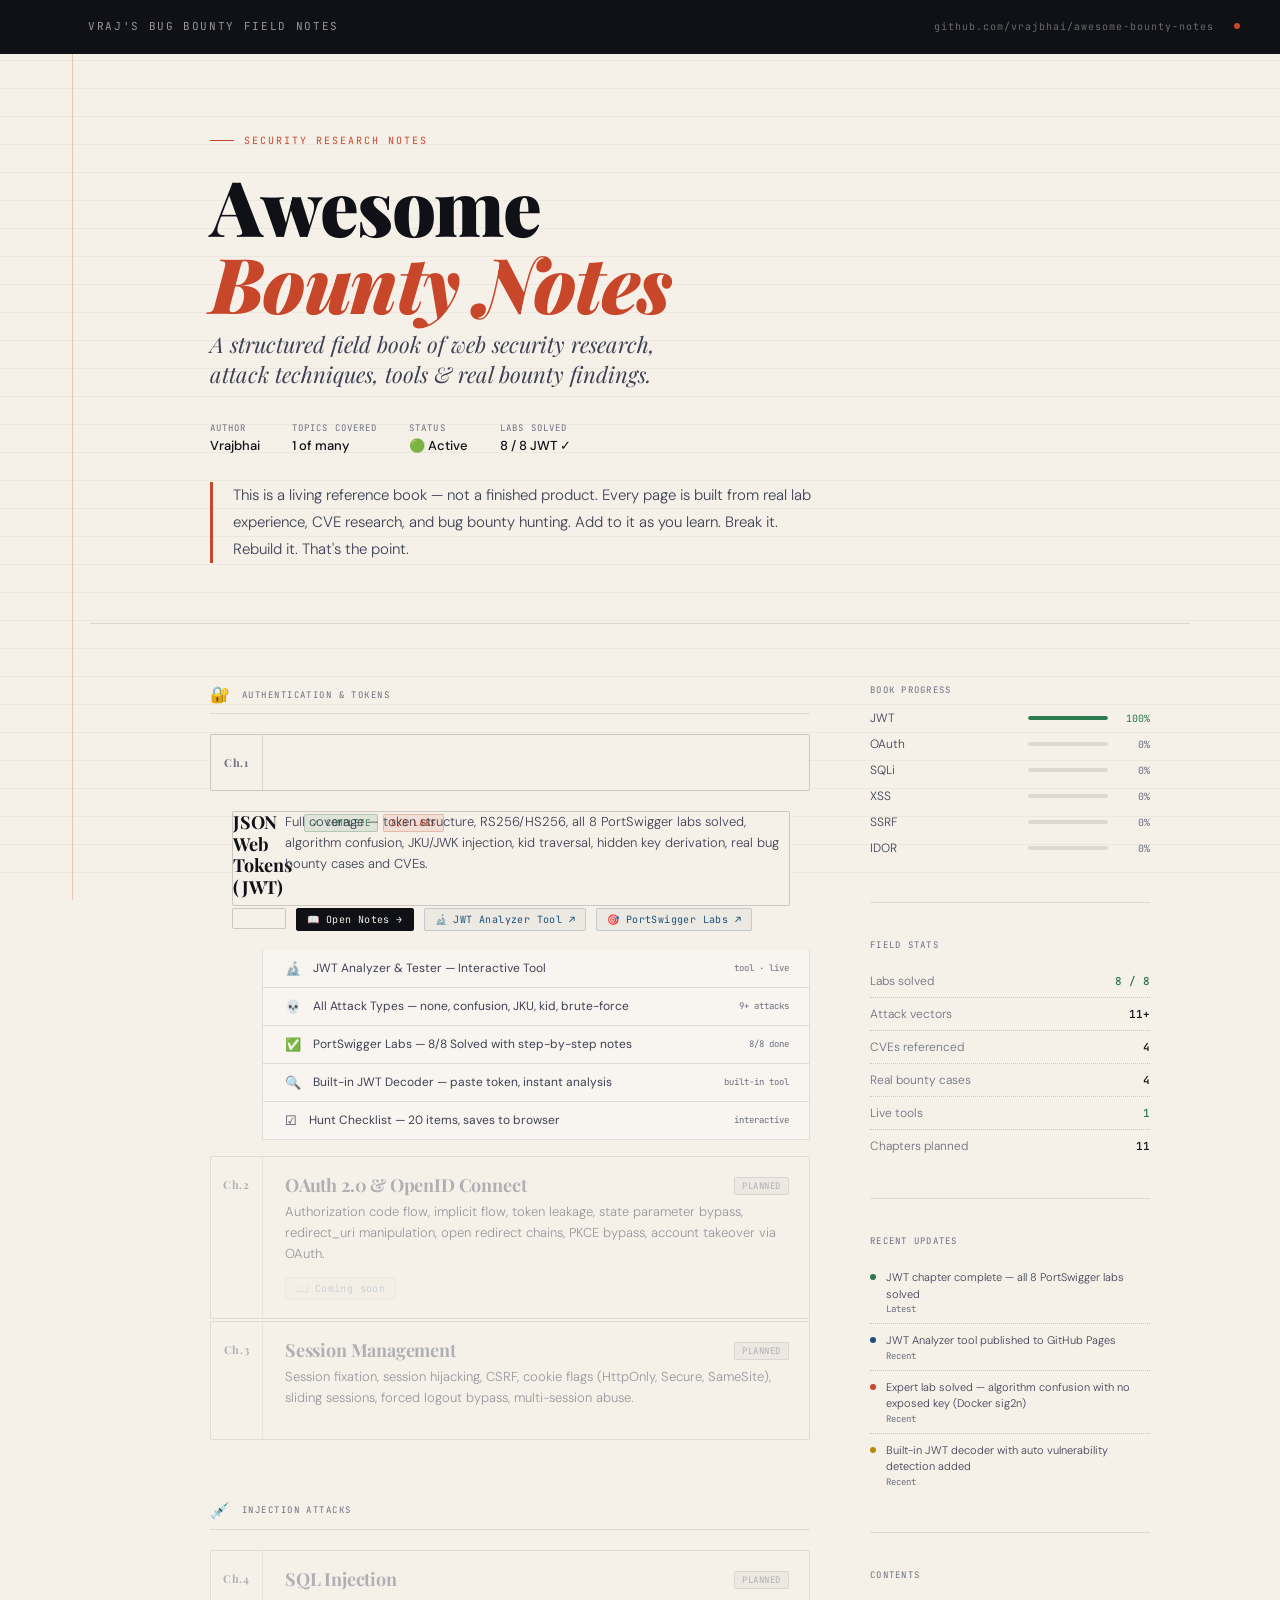
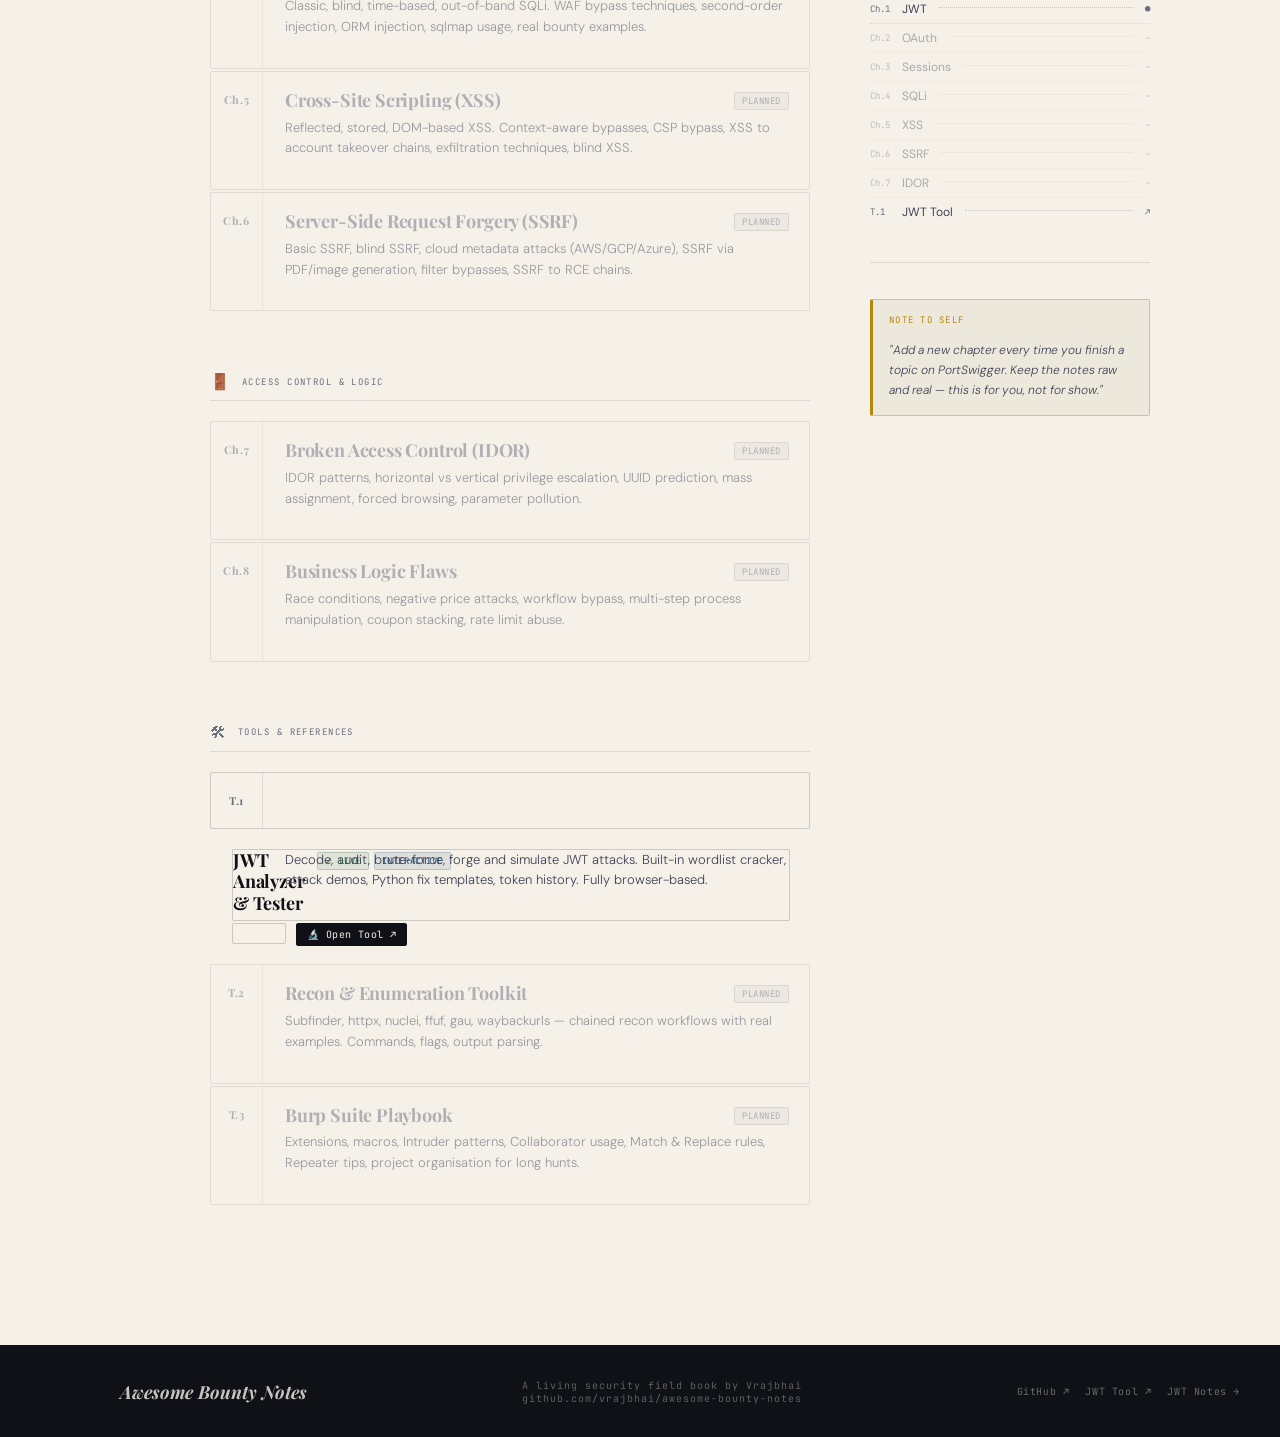
<file: index.html>
<!DOCTYPE html>
<html lang="en">
<head>
<meta charset="UTF-8">
<meta name="viewport" content="width=device-width, initial-scale=1.0">
<title>Awesome Bounty Notes — Security Field Book</title>
<meta name="description" content="A structured, living book of bug bounty research — JWT, web vulnerabilities, tools, and real bounty writeups.">
<link rel="preconnect" href="https://fonts.googleapis.com">
<link href="https://fonts.googleapis.com/css2?family=Playfair+Display:wght@400;700;900&family=JetBrains+Mono:wght@400;500&family=DM+Sans:ital,wght@0,300;0,400;0,500;1,300&display=swap" rel="stylesheet">
<style>
:root {
  --ink: #0f1117;
  --ink2: #1e2130;
  --ink3: #2d3148;
  --paper: #f5f0e8;
  --paper2: #ede8dc;
  --paper3: #e2dccf;
  --line: rgba(15,17,23,0.1);
  --line2: rgba(15,17,23,0.18);
  --accent: #c8472a;
  --accent2: #1a4f7a;
  --accent3: #2d7a4f;
  --gold: #b8860b;
  --text: #0f1117;
  --text2: #3d4155;
  --text3: #6b7080;
  --mono: 'JetBrains Mono', monospace;
  --serif: 'Playfair Display', Georgia, serif;
  --sans: 'DM Sans', sans-serif;
}

* { margin: 0; padding: 0; box-sizing: border-box; }
html { scroll-behavior: smooth; }

body {
  background: var(--paper);
  color: var(--text);
  font-family: var(--sans);
  min-height: 100vh;
  position: relative;
  overflow-x: hidden;
}

/* Paper texture via CSS */
body::before {
  content: '';
  position: fixed;
  inset: 0;
  background-image:
    repeating-linear-gradient(
      0deg,
      transparent,
      transparent 27px,
      rgba(15,17,23,0.04) 27px,
      rgba(15,17,23,0.04) 28px
    );
  pointer-events: none;
  z-index: 0;
}

/* Red margin line — classic notebook */
body::after {
  content: '';
  position: fixed;
  left: 72px;
  top: 0; bottom: 0;
  width: 1px;
  background: rgba(200,71,42,0.25);
  pointer-events: none;
  z-index: 0;
}

/* ===== HEADER / SPINE ===== */
header {
  position: relative;
  z-index: 1;
  padding: 0;
  border-bottom: 2px solid var(--ink);
}

.spine {
  background: var(--ink);
  color: var(--paper);
  display: flex;
  align-items: center;
  justify-content: space-between;
  padding: 0 40px 0 88px;
  height: 52px;
  gap: 20px;
}

.spine-title {
  font-family: var(--mono);
  font-size: 11px;
  letter-spacing: 0.15em;
  text-transform: uppercase;
  color: rgba(245,240,232,0.6);
}

.spine-right {
  display: flex;
  align-items: center;
  gap: 20px;
}

.spine-tag {
  font-family: var(--mono);
  font-size: 10px;
  color: rgba(245,240,232,0.4);
  letter-spacing: 0.1em;
}

.spine-dot {
  width: 6px; height: 6px;
  border-radius: 50%;
  background: var(--accent);
  animation: pulse 2s ease-in-out infinite;
}

@keyframes pulse {
  0%, 100% { opacity: 1; transform: scale(1); }
  50% { opacity: 0.5; transform: scale(0.7); }
}

/* ===== HERO ===== */
.hero {
  position: relative;
  z-index: 1;
  padding: 80px 40px 60px 120px;
  max-width: 1100px;
  margin: 0 auto;
  border-bottom: 1px solid var(--line);
}

.hero-kicker {
  font-family: var(--mono);
  font-size: 10px;
  letter-spacing: 0.2em;
  text-transform: uppercase;
  color: var(--accent);
  margin-bottom: 20px;
  display: flex;
  align-items: center;
  gap: 10px;
}

.hero-kicker::before {
  content: '';
  display: block;
  width: 24px;
  height: 1px;
  background: var(--accent);
}

.hero-title {
  font-family: var(--serif);
  font-size: clamp(42px, 6vw, 80px);
  font-weight: 900;
  line-height: 1.0;
  letter-spacing: -0.02em;
  color: var(--ink);
  margin-bottom: 8px;
}

.hero-title em {
  font-style: italic;
  color: var(--accent);
}

.hero-subtitle {
  font-family: var(--serif);
  font-size: clamp(16px, 2.5vw, 22px);
  font-weight: 400;
  color: var(--text2);
  font-style: italic;
  margin-bottom: 32px;
  line-height: 1.4;
}

.hero-meta {
  display: flex;
  gap: 32px;
  flex-wrap: wrap;
  align-items: flex-start;
}

.meta-block {
  display: flex;
  flex-direction: column;
  gap: 3px;
}

.meta-label {
  font-family: var(--mono);
  font-size: 9px;
  text-transform: uppercase;
  letter-spacing: 0.12em;
  color: var(--text3);
}

.meta-val {
  font-family: var(--sans);
  font-size: 13px;
  font-weight: 500;
  color: var(--ink);
}

.hero-desc {
  margin-top: 28px;
  max-width: 620px;
  font-size: 15px;
  line-height: 1.8;
  color: var(--text2);
  font-weight: 300;
  border-left: 3px solid var(--accent);
  padding-left: 20px;
}

/* ===== MAIN LAYOUT ===== */
.main-wrap {
  position: relative;
  z-index: 1;
  max-width: 1100px;
  margin: 0 auto;
  padding: 0 40px 80px 120px;
  display: grid;
  grid-template-columns: 1fr 280px;
  gap: 60px;
  align-items: start;
}

/* ===== CHAPTERS (LEFT) ===== */
.chapters { padding-top: 60px; }

.chapter-section { margin-bottom: 60px; }

.ch-section-label {
  font-family: var(--mono);
  font-size: 9px;
  text-transform: uppercase;
  letter-spacing: 0.16em;
  color: var(--text3);
  margin-bottom: 20px;
  padding-bottom: 8px;
  border-bottom: 1px solid var(--line);
  display: flex;
  align-items: center;
  gap: 12px;
}

.ch-section-label span {
  font-size: 16px;
  letter-spacing: 0;
}

/* Chapter card */
.chapter-card {
  display: grid;
  grid-template-columns: 52px 1fr;
  gap: 0;
  border: 1px solid var(--line2);
  border-radius: 2px;
  margin-bottom: 2px;
  background: var(--paper);
  transition: all 0.2s;
  text-decoration: none;
  color: inherit;
  overflow: hidden;
  position: relative;
}

.chapter-card::before {
  content: '';
  position: absolute;
  left: 0; top: 0; bottom: 0;
  width: 3px;
  background: var(--chapter-color, var(--ink));
  opacity: 0;
  transition: opacity 0.2s;
}

.chapter-card:hover {
  background: rgba(255,255,255,0.7);
  border-color: var(--line2);
  transform: translateX(4px);
  box-shadow: -4px 0 0 var(--chapter-color, var(--ink));
}

.chapter-card:hover::before { opacity: 1; }

.ch-num {
  display: flex;
  align-items: flex-start;
  justify-content: center;
  padding: 20px 0 20px;
  font-family: var(--serif);
  font-size: 11px;
  font-weight: 700;
  color: var(--text3);
  letter-spacing: 0.05em;
  border-right: 1px solid var(--line);
}

.ch-body {
  padding: 18px 20px 18px 22px;
}

.ch-top {
  display: flex;
  align-items: flex-start;
  justify-content: space-between;
  gap: 12px;
  margin-bottom: 6px;
}

.ch-title {
  font-family: var(--serif);
  font-size: 18px;
  font-weight: 700;
  color: var(--ink);
  line-height: 1.2;
  letter-spacing: -0.01em;
}

.ch-badges {
  display: flex;
  gap: 5px;
  flex-wrap: wrap;
  flex-shrink: 0;
  margin-top: 2px;
}

.ch-badge {
  font-family: var(--mono);
  font-size: 9px;
  padding: 2px 7px;
  border-radius: 2px;
  text-transform: uppercase;
  letter-spacing: 0.06em;
  white-space: nowrap;
}

.badge-done { background: rgba(45,122,79,0.1); color: var(--accent3); border: 1px solid rgba(45,122,79,0.25); }
.badge-wip { background: rgba(184,134,11,0.1); color: var(--gold); border: 1px solid rgba(184,134,11,0.25); }
.badge-planned { background: rgba(61,65,85,0.08); color: var(--text3); border: 1px solid var(--line2); }
.badge-tool { background: rgba(26,79,122,0.1); color: var(--accent2); border: 1px solid rgba(26,79,122,0.2); }
.badge-new { background: rgba(200,71,42,0.1); color: var(--accent); border: 1px solid rgba(200,71,42,0.25); }

.ch-desc {
  font-size: 13px;
  color: var(--text2);
  line-height: 1.6;
  font-weight: 300;
  margin-bottom: 12px;
}

.ch-links {
  display: flex;
  gap: 10px;
  flex-wrap: wrap;
}

.ch-link {
  font-family: var(--mono);
  font-size: 10px;
  color: var(--accent2);
  text-decoration: none;
  padding: 4px 10px;
  border: 1px solid rgba(26,79,122,0.2);
  border-radius: 2px;
  background: rgba(26,79,122,0.04);
  transition: all 0.15s;
  letter-spacing: 0.04em;
  display: flex;
  align-items: center;
  gap: 5px;
}

.ch-link:hover {
  background: rgba(26,79,122,0.1);
  border-color: rgba(26,79,122,0.4);
  color: var(--ink);
}

.ch-link.primary {
  background: var(--ink);
  color: var(--paper);
  border-color: var(--ink);
}

.ch-link.primary:hover {
  background: var(--ink2);
}

.ch-sub-items {
  margin-top: 1px;
  margin-left: 52px;
}

.ch-sub {
  display: flex;
  align-items: center;
  gap: 12px;
  padding: 10px 20px 10px 22px;
  border: 1px solid var(--line);
  border-top: none;
  background: rgba(255,255,255,0.3);
  font-size: 12px;
  color: var(--text2);
  text-decoration: none;
  transition: all 0.15s;
}

.ch-sub:hover { background: rgba(255,255,255,0.7); color: var(--ink); }
.ch-sub:last-child { margin-bottom: 16px; }

.ch-sub-icon { font-size: 13px; flex-shrink: 0; }

.ch-sub-title {
  flex: 1;
  font-weight: 400;
}

.ch-sub-badge {
  font-family: var(--mono);
  font-size: 9px;
  color: var(--text3);
  white-space: nowrap;
}

/* Coming soon card */
.chapter-card.coming-soon {
  opacity: 0.5;
  pointer-events: none;
}

.chapter-card.coming-soon .ch-title { color: var(--text3); }

/* ===== SIDEBAR (RIGHT) ===== */
.sidebar {
  padding-top: 60px;
  position: sticky;
  top: 20px;
}

.sidebar-block {
  margin-bottom: 36px;
  padding-bottom: 36px;
  border-bottom: 1px solid var(--line);
}

.sidebar-block:last-child {
  border-bottom: none;
}

.sb-title {
  font-family: var(--mono);
  font-size: 9px;
  text-transform: uppercase;
  letter-spacing: 0.14em;
  color: var(--text3);
  margin-bottom: 14px;
}

/* Progress */
.progress-item {
  display: flex;
  align-items: center;
  gap: 10px;
  margin-bottom: 10px;
}

.pi-label {
  font-size: 12px;
  color: var(--text2);
  flex: 1;
  font-weight: 300;
}

.pi-bar {
  width: 80px;
  height: 4px;
  background: var(--line);
  border-radius: 2px;
  overflow: hidden;
  flex-shrink: 0;
}

.pi-fill {
  height: 100%;
  border-radius: 2px;
  transition: width 1s ease;
}

.pi-count {
  font-family: var(--mono);
  font-size: 10px;
  color: var(--text3);
  min-width: 32px;
  text-align: right;
}

/* Quick stats */
.stat-row {
  display: flex;
  justify-content: space-between;
  align-items: center;
  padding: 8px 0;
  border-bottom: 1px dotted var(--line2);
  font-size: 12px;
}

.stat-row:last-child { border-bottom: none; }
.sr-label { color: var(--text3); font-weight: 300; }
.sr-val { font-family: var(--mono); font-size: 11px; color: var(--ink); font-weight: 500; }
.sr-val.green { color: var(--accent3); }
.sr-val.red { color: var(--accent); }

/* Recent activity */
.activity-item {
  display: flex;
  gap: 10px;
  padding: 8px 0;
  border-bottom: 1px dotted var(--line2);
  align-items: flex-start;
}

.activity-item:last-child { border-bottom: none; }

.ai-dot {
  width: 6px; height: 6px;
  border-radius: 50%;
  flex-shrink: 0;
  margin-top: 5px;
}

.ai-text {
  font-size: 11px;
  color: var(--text2);
  line-height: 1.5;
  font-weight: 300;
}

.ai-time {
  font-family: var(--mono);
  font-size: 9px;
  color: var(--text3);
  white-space: nowrap;
  margin-top: 1px;
}

/* Table of contents */
.toc-item {
  display: flex;
  align-items: center;
  gap: 8px;
  padding: 6px 0;
  font-size: 12px;
  color: var(--text2);
  text-decoration: none;
  border-bottom: 1px dotted var(--line);
  transition: color 0.15s;
}

.toc-item:hover { color: var(--ink); }
.toc-item:last-child { border-bottom: none; }

.toc-num {
  font-family: var(--mono);
  font-size: 9px;
  color: var(--text3);
  min-width: 24px;
}

.toc-dots {
  flex: 1;
  border-bottom: 1px dotted var(--line2);
  margin: 0 4px 3px;
}

.toc-page {
  font-family: var(--mono);
  font-size: 9px;
  color: var(--text3);
}

/* ===== FOOTER ===== */
footer {
  position: relative;
  z-index: 1;
  border-top: 2px solid var(--ink);
  background: var(--ink);
  color: var(--paper);
  padding: 32px 40px 32px 120px;
  display: flex;
  align-items: center;
  justify-content: space-between;
  flex-wrap: wrap;
  gap: 16px;
}

.footer-left {
  font-family: var(--serif);
  font-size: 18px;
  font-weight: 700;
  font-style: italic;
  color: rgba(245,240,232,0.8);
}

.footer-center {
  font-family: var(--mono);
  font-size: 10px;
  color: rgba(245,240,232,0.35);
  letter-spacing: 0.1em;
  text-align: center;
}

.footer-right {
  display: flex;
  gap: 16px;
}

.footer-link {
  font-family: var(--mono);
  font-size: 10px;
  color: rgba(245,240,232,0.4);
  text-decoration: none;
  letter-spacing: 0.06em;
  transition: color 0.2s;
}

.footer-link:hover { color: rgba(245,240,232,0.8); }

/* ===== RESPONSIVE ===== */
@media (max-width: 860px) {
  body::after { display: none; }
  .hero { padding: 60px 24px 48px 24px; }
  .main-wrap { grid-template-columns: 1fr; padding: 0 24px 60px; gap: 0; }
  .sidebar { position: static; padding-top: 0; border-top: 2px solid var(--line); margin-top: 40px; }
  footer { padding: 28px 24px; }
  .spine { padding: 0 24px; }
  .chapter-card:hover { transform: none; box-shadow: 4px 0 0 var(--chapter-color, var(--ink)) inset; }
}

@media (max-width: 480px) {
  .hero-title { font-size: 36px; }
  .ch-top { flex-direction: column; gap: 6px; }
  .hero-meta { gap: 20px; }
}
</style>
</head>
<body>

<!-- Spine / Top bar -->
<header>
  <div class="spine">
    <span class="spine-title">Vraj's Bug Bounty Field Notes</span>
    <div class="spine-right">
      <span class="spine-tag">github.com/vrajbhai/awesome-bounty-notes</span>
      <div class="spine-dot" title="Active — being updated"></div>
    </div>
  </div>
</header>

<!-- Hero -->
<div class="hero">
  <div class="hero-kicker">Security Research Notes</div>
  <h1 class="hero-title">Awesome<br><em>Bounty Notes</em></h1>
  <p class="hero-subtitle">A structured field book of web security research,<br>attack techniques, tools & real bounty findings.</p>

  <div class="hero-meta">
    <div class="meta-block">
      <span class="meta-label">Author</span>
      <span class="meta-val">Vrajbhai</span>
    </div>
    <div class="meta-block">
      <span class="meta-label">Topics covered</span>
      <span class="meta-val">1 of many</span>
    </div>
    <div class="meta-block">
      <span class="meta-label">Status</span>
      <span class="meta-val">🟢 Active</span>
    </div>
    <div class="meta-block">
      <span class="meta-label">Labs solved</span>
      <span class="meta-val">8 / 8 JWT ✓</span>
    </div>
  </div>

  <p class="hero-desc">
    This is a living reference book — not a finished product. Every page is built from real lab experience, CVE research, and bug bounty hunting. Add to it as you learn. Break it. Rebuild it. That's the point.
  </p>
</div>

<!-- Main: Chapters + Sidebar -->
<div class="main-wrap">

  <!-- LEFT: Chapters -->
  <div class="chapters">

    <!-- Section: Web Auth -->
    <div class="chapter-section">
      <div class="ch-section-label"><span>🔐</span> Authentication & Tokens</div>

      <!-- JWT — COMPLETE -->
      <a class="chapter-card" href="JWT/index.html" style="--chapter-color: #c8472a">
        <div class="ch-num">Ch.1</div>
        <div class="ch-body">
          <div class="ch-top">
            <div class="ch-title">JSON Web Tokens (JWT)</div>
            <div class="ch-badges">
              <span class="ch-badge badge-done">✓ Complete</span>
              <span class="ch-badge badge-new">8/8 Labs</span>
            </div>
          </div>
          <p class="ch-desc">Full coverage — token structure, RS256/HS256, all 8 PortSwigger labs solved, algorithm confusion, JKU/JWK injection, kid traversal, hidden key derivation, real bug bounty cases and CVEs.</p>
          <div class="ch-links">
            <a class="ch-link primary" href="JWT/index.html" onclick="event.stopPropagation()">📖 Open Notes →</a>
            <a class="ch-link" href="https://vrajbhai.github.io/JWToken-analyzer/" target="_blank" onclick="event.stopPropagation()">🔬 JWT Analyzer Tool ↗</a>
            <a class="ch-link" href="https://portswigger.net/web-security/jwt" target="_blank" onclick="event.stopPropagation()">🎯 PortSwigger Labs ↗</a>
          </div>
        </div>
      </a>

      <!-- JWT sub-pages -->
      <div class="ch-sub-items">
        <a class="ch-sub" href="https://vrajbhai.github.io/JWToken-analyzer/" target="_blank">
          <span class="ch-sub-icon">🔬</span>
          <span class="ch-sub-title">JWT Analyzer & Tester — Interactive Tool</span>
          <span class="ch-sub-badge">tool · live</span>
        </a>
        <a class="ch-sub" href="JWT/index.html#attacks" onclick="event.stopPropagation()">
          <span class="ch-sub-icon">💀</span>
          <span class="ch-sub-title">All Attack Types — none, confusion, JKU, kid, brute-force</span>
          <span class="ch-sub-badge">9+ attacks</span>
        </a>
        <a class="ch-sub" href="JWT/index.html#labs" onclick="event.stopPropagation()">
          <span class="ch-sub-icon">✅</span>
          <span class="ch-sub-title">PortSwigger Labs — 8/8 Solved with step-by-step notes</span>
          <span class="ch-sub-badge">8/8 done</span>
        </a>
        <a class="ch-sub" href="JWT/index.html#decoder" onclick="event.stopPropagation()">
          <span class="ch-sub-icon">🔍</span>
          <span class="ch-sub-title">Built-in JWT Decoder — paste token, instant analysis</span>
          <span class="ch-sub-badge">built-in tool</span>
        </a>
        <a class="ch-sub" href="JWT/index.html#checklist" onclick="event.stopPropagation()">
          <span class="ch-sub-icon">☑</span>
          <span class="ch-sub-title">Hunt Checklist — 20 items, saves to browser</span>
          <span class="ch-sub-badge">interactive</span>
        </a>
      </div>

      <!-- OAuth — Planned -->
      <div class="chapter-card coming-soon" style="--chapter-color: #b8860b">
        <div class="ch-num">Ch.2</div>
        <div class="ch-body">
          <div class="ch-top">
            <div class="ch-title">OAuth 2.0 & OpenID Connect</div>
            <div class="ch-badges">
              <span class="ch-badge badge-planned">Planned</span>
            </div>
          </div>
          <p class="ch-desc">Authorization code flow, implicit flow, token leakage, state parameter bypass, redirect_uri manipulation, open redirect chains, PKCE bypass, account takeover via OAuth.</p>
          <div class="ch-links">
            <span class="ch-link" style="opacity:0.4; pointer-events:none">📖 Coming soon</span>
          </div>
        </div>
      </div>

      <!-- Session — Planned -->
      <div class="chapter-card coming-soon" style="--chapter-color: #2d7a4f">
        <div class="ch-num">Ch.3</div>
        <div class="ch-body">
          <div class="ch-top">
            <div class="ch-title">Session Management</div>
            <div class="ch-badges">
              <span class="ch-badge badge-planned">Planned</span>
            </div>
          </div>
          <p class="ch-desc">Session fixation, session hijacking, CSRF, cookie flags (HttpOnly, Secure, SameSite), sliding sessions, forced logout bypass, multi-session abuse.</p>
        </div>
      </div>
    </div>

    <!-- Section: Injection -->
    <div class="chapter-section">
      <div class="ch-section-label"><span>💉</span> Injection Attacks</div>

      <div class="chapter-card coming-soon" style="--chapter-color: #1a4f7a">
        <div class="ch-num">Ch.4</div>
        <div class="ch-body">
          <div class="ch-top">
            <div class="ch-title">SQL Injection</div>
            <div class="ch-badges">
              <span class="ch-badge badge-planned">Planned</span>
            </div>
          </div>
          <p class="ch-desc">Classic, blind, time-based, out-of-band SQLi. WAF bypass techniques, second-order injection, ORM injection, sqlmap usage, real bounty examples.</p>
        </div>
      </div>

      <div class="chapter-card coming-soon" style="--chapter-color: #c8472a">
        <div class="ch-num">Ch.5</div>
        <div class="ch-body">
          <div class="ch-top">
            <div class="ch-title">Cross-Site Scripting (XSS)</div>
            <div class="ch-badges">
              <span class="ch-badge badge-planned">Planned</span>
            </div>
          </div>
          <p class="ch-desc">Reflected, stored, DOM-based XSS. Context-aware bypasses, CSP bypass, XSS to account takeover chains, exfiltration techniques, blind XSS.</p>
        </div>
      </div>

      <div class="chapter-card coming-soon" style="--chapter-color: #2d7a4f">
        <div class="ch-num">Ch.6</div>
        <div class="ch-body">
          <div class="ch-top">
            <div class="ch-title">Server-Side Request Forgery (SSRF)</div>
            <div class="ch-badges">
              <span class="ch-badge badge-planned">Planned</span>
            </div>
          </div>
          <p class="ch-desc">Basic SSRF, blind SSRF, cloud metadata attacks (AWS/GCP/Azure), SSRF via PDF/image generation, filter bypasses, SSRF to RCE chains.</p>
        </div>
      </div>
    </div>

    <!-- Section: Access Control -->
    <div class="chapter-section">
      <div class="ch-section-label"><span>🚪</span> Access Control & Logic</div>

      <div class="chapter-card coming-soon" style="--chapter-color: #b8860b">
        <div class="ch-num">Ch.7</div>
        <div class="ch-body">
          <div class="ch-top">
            <div class="ch-title">Broken Access Control (IDOR)</div>
            <div class="ch-badges">
              <span class="ch-badge badge-planned">Planned</span>
            </div>
          </div>
          <p class="ch-desc">IDOR patterns, horizontal vs vertical privilege escalation, UUID prediction, mass assignment, forced browsing, parameter pollution.</p>
        </div>
      </div>

      <div class="chapter-card coming-soon" style="--chapter-color: #1a4f7a">
        <div class="ch-num">Ch.8</div>
        <div class="ch-body">
          <div class="ch-top">
            <div class="ch-title">Business Logic Flaws</div>
            <div class="ch-badges">
              <span class="ch-badge badge-planned">Planned</span>
            </div>
          </div>
          <p class="ch-desc">Race conditions, negative price attacks, workflow bypass, multi-step process manipulation, coupon stacking, rate limit abuse.</p>
        </div>
      </div>
    </div>

    <!-- Section: Tools -->
    <div class="chapter-section">
      <div class="ch-section-label"><span>🛠</span> Tools & References</div>

      <a class="chapter-card" href="https://vrajbhai.github.io/JWToken-analyzer/" target="_blank" style="--chapter-color: #1a4f7a">
        <div class="ch-num">T.1</div>
        <div class="ch-body">
          <div class="ch-top">
            <div class="ch-title">JWT Analyzer & Tester</div>
            <div class="ch-badges">
              <span class="ch-badge badge-done">✓ Live</span>
              <span class="ch-badge badge-tool">Interactive</span>
            </div>
          </div>
          <p class="ch-desc">Decode, audit, brute-force, forge and simulate JWT attacks. Built-in wordlist cracker, attack demos, Python fix templates, token history. Fully browser-based.</p>
          <div class="ch-links">
            <a class="ch-link primary" href="https://vrajbhai.github.io/JWToken-analyzer/" target="_blank" onclick="event.stopPropagation()">🔬 Open Tool ↗</a>
          </div>
        </div>
      </a>

      <div class="chapter-card coming-soon" style="--chapter-color: #2d7a4f">
        <div class="ch-num">T.2</div>
        <div class="ch-body">
          <div class="ch-top">
            <div class="ch-title">Recon & Enumeration Toolkit</div>
            <div class="ch-badges">
              <span class="ch-badge badge-planned">Planned</span>
            </div>
          </div>
          <p class="ch-desc">Subfinder, httpx, nuclei, ffuf, gau, waybackurls — chained recon workflows with real examples. Commands, flags, output parsing.</p>
        </div>
      </div>

      <div class="chapter-card coming-soon" style="--chapter-color: #c8472a">
        <div class="ch-num">T.3</div>
        <div class="ch-body">
          <div class="ch-top">
            <div class="ch-title">Burp Suite Playbook</div>
            <div class="ch-badges">
              <span class="ch-badge badge-planned">Planned</span>
            </div>
          </div>
          <p class="ch-desc">Extensions, macros, Intruder patterns, Collaborator usage, Match & Replace rules, Repeater tips, project organisation for long hunts.</p>
        </div>
      </div>
    </div>

  </div>

  <!-- RIGHT: Sidebar -->
  <div class="sidebar">

    <!-- Progress -->
    <div class="sidebar-block">
      <div class="sb-title">Book Progress</div>
      <div class="progress-item">
        <span class="pi-label">JWT</span>
        <div class="pi-bar"><div class="pi-fill" style="width:100%; background:#2d7a4f"></div></div>
        <span class="pi-count" style="color:#2d7a4f">100%</span>
      </div>
      <div class="progress-item">
        <span class="pi-label">OAuth</span>
        <div class="pi-bar"><div class="pi-fill" style="width:0%; background:#b8860b"></div></div>
        <span class="pi-count">0%</span>
      </div>
      <div class="progress-item">
        <span class="pi-label">SQLi</span>
        <div class="pi-bar"><div class="pi-fill" style="width:0%; background:#1a4f7a"></div></div>
        <span class="pi-count">0%</span>
      </div>
      <div class="progress-item">
        <span class="pi-label">XSS</span>
        <div class="pi-bar"><div class="pi-fill" style="width:0%; background:#c8472a"></div></div>
        <span class="pi-count">0%</span>
      </div>
      <div class="progress-item">
        <span class="pi-label">SSRF</span>
        <div class="pi-bar"><div class="pi-fill" style="width:0%; background:#2d7a4f"></div></div>
        <span class="pi-count">0%</span>
      </div>
      <div class="progress-item">
        <span class="pi-label">IDOR</span>
        <div class="pi-bar"><div class="pi-fill" style="width:0%; background:#b8860b"></div></div>
        <span class="pi-count">0%</span>
      </div>
    </div>

    <!-- Quick stats -->
    <div class="sidebar-block">
      <div class="sb-title">Field Stats</div>
      <div class="stat-row">
        <span class="sr-label">Labs solved</span>
        <span class="sr-val green">8 / 8</span>
      </div>
      <div class="stat-row">
        <span class="sr-label">Attack vectors</span>
        <span class="sr-val">11+</span>
      </div>
      <div class="stat-row">
        <span class="sr-label">CVEs referenced</span>
        <span class="sr-val">4</span>
      </div>
      <div class="stat-row">
        <span class="sr-label">Real bounty cases</span>
        <span class="sr-val">4</span>
      </div>
      <div class="stat-row">
        <span class="sr-label">Live tools</span>
        <span class="sr-val green">1</span>
      </div>
      <div class="stat-row">
        <span class="sr-label">Chapters planned</span>
        <span class="sr-val">11</span>
      </div>
    </div>

    <!-- Recent activity -->
    <div class="sidebar-block">
      <div class="sb-title">Recent Updates</div>
      <div class="activity-item">
        <div class="ai-dot" style="background:#2d7a4f"></div>
        <div>
          <div class="ai-text">JWT chapter complete — all 8 PortSwigger labs solved</div>
          <div class="ai-time">Latest</div>
        </div>
      </div>
      <div class="activity-item">
        <div class="ai-dot" style="background:#1a4f7a"></div>
        <div>
          <div class="ai-text">JWT Analyzer tool published to GitHub Pages</div>
          <div class="ai-time">Recent</div>
        </div>
      </div>
      <div class="activity-item">
        <div class="ai-dot" style="background:#c8472a"></div>
        <div>
          <div class="ai-text">Expert lab solved — algorithm confusion with no exposed key (Docker sig2n)</div>
          <div class="ai-time">Recent</div>
        </div>
      </div>
      <div class="activity-item">
        <div class="ai-dot" style="background:#b8860b"></div>
        <div>
          <div class="ai-text">Built-in JWT decoder with auto vulnerability detection added</div>
          <div class="ai-time">Recent</div>
        </div>
      </div>
    </div>

    <!-- Table of Contents -->
    <div class="sidebar-block">
      <div class="sb-title">Contents</div>
      <a class="toc-item" href="JWT/index.html">
        <span class="toc-num">Ch.1</span>
        <span>JWT</span>
        <span class="toc-dots"></span>
        <span class="toc-page">●</span>
      </a>
      <div class="toc-item" style="opacity:0.4; pointer-events:none">
        <span class="toc-num">Ch.2</span>
        <span>OAuth</span>
        <span class="toc-dots"></span>
        <span class="toc-page">–</span>
      </div>
      <div class="toc-item" style="opacity:0.4; pointer-events:none">
        <span class="toc-num">Ch.3</span>
        <span>Sessions</span>
        <span class="toc-dots"></span>
        <span class="toc-page">–</span>
      </div>
      <div class="toc-item" style="opacity:0.4; pointer-events:none">
        <span class="toc-num">Ch.4</span>
        <span>SQLi</span>
        <span class="toc-dots"></span>
        <span class="toc-page">–</span>
      </div>
      <div class="toc-item" style="opacity:0.4; pointer-events:none">
        <span class="toc-num">Ch.5</span>
        <span>XSS</span>
        <span class="toc-dots"></span>
        <span class="toc-page">–</span>
      </div>
      <div class="toc-item" style="opacity:0.4; pointer-events:none">
        <span class="toc-num">Ch.6</span>
        <span>SSRF</span>
        <span class="toc-dots"></span>
        <span class="toc-page">–</span>
      </div>
      <div class="toc-item" style="opacity:0.4; pointer-events:none">
        <span class="toc-num">Ch.7</span>
        <span>IDOR</span>
        <span class="toc-dots"></span>
        <span class="toc-page">–</span>
      </div>
      <a class="toc-item" href="https://vrajbhai.github.io/JWToken-analyzer/" target="_blank">
        <span class="toc-num">T.1</span>
        <span>JWT Tool</span>
        <span class="toc-dots"></span>
        <span class="toc-page">↗</span>
      </a>
    </div>

    <!-- Note to self -->
    <div style="background: var(--paper2); border: 1px solid var(--line2); border-radius: 2px; padding: 14px 16px; border-left: 3px solid var(--gold);">
      <div class="sb-title" style="color: var(--gold)">Note to self</div>
      <p style="font-size: 12px; color: var(--text2); line-height: 1.7; font-style: italic; font-weight: 300;">
        "Add a new chapter every time you finish a topic on PortSwigger. Keep the notes raw and real — this is for you, not for show."
      </p>
    </div>

  </div>

</div>

<!-- Footer -->
<footer>
  <div class="footer-left">Awesome Bounty Notes</div>
  <div class="footer-center">
    A living security field book by Vrajbhai<br>
    github.com/vrajbhai/awesome-bounty-notes
  </div>
  <div class="footer-right">
    <a class="footer-link" href="https://github.com/vrajbhai/awesome-bounty-notes" target="_blank">GitHub ↗</a>
    <a class="footer-link" href="https://vrajbhai.github.io/JWToken-analyzer/" target="_blank">JWT Tool ↗</a>
    <a class="footer-link" href="JWT/index.html">JWT Notes →</a>
  </div>
</footer>

</body>
</html>
</file>
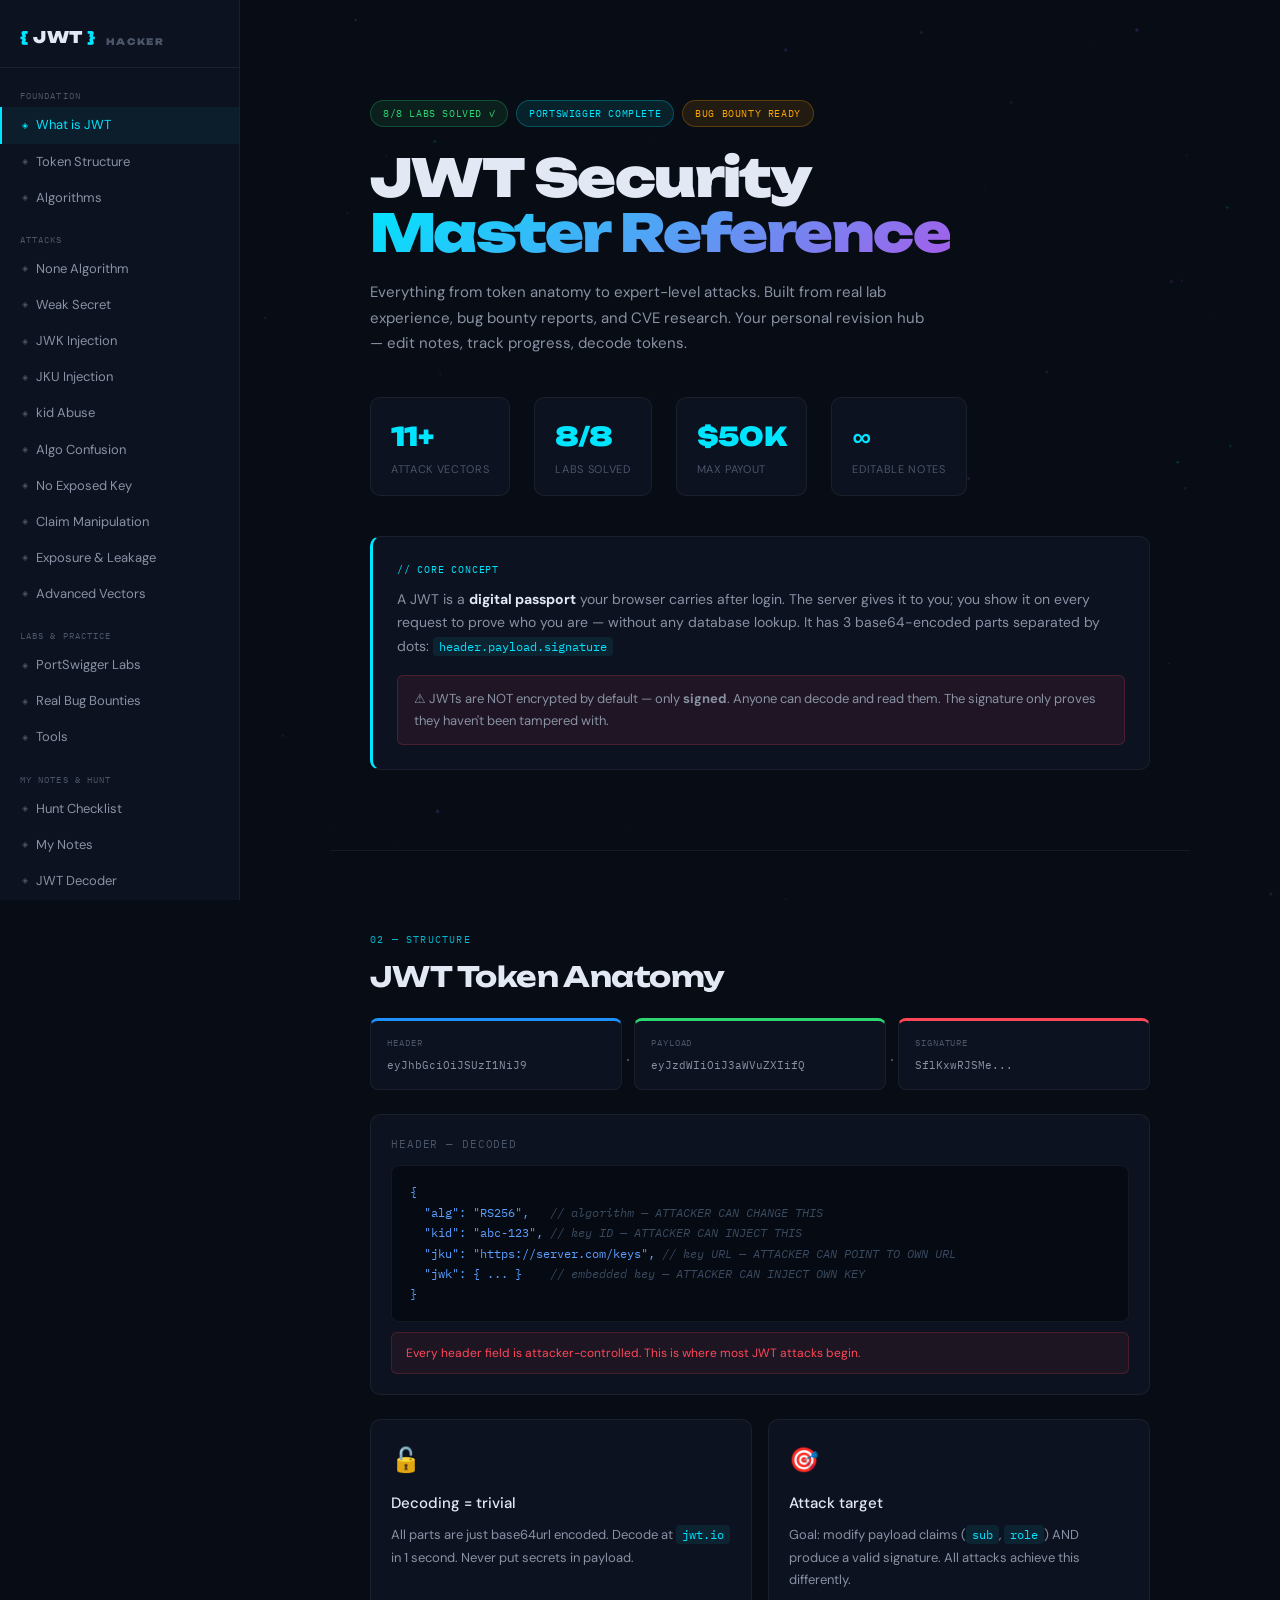
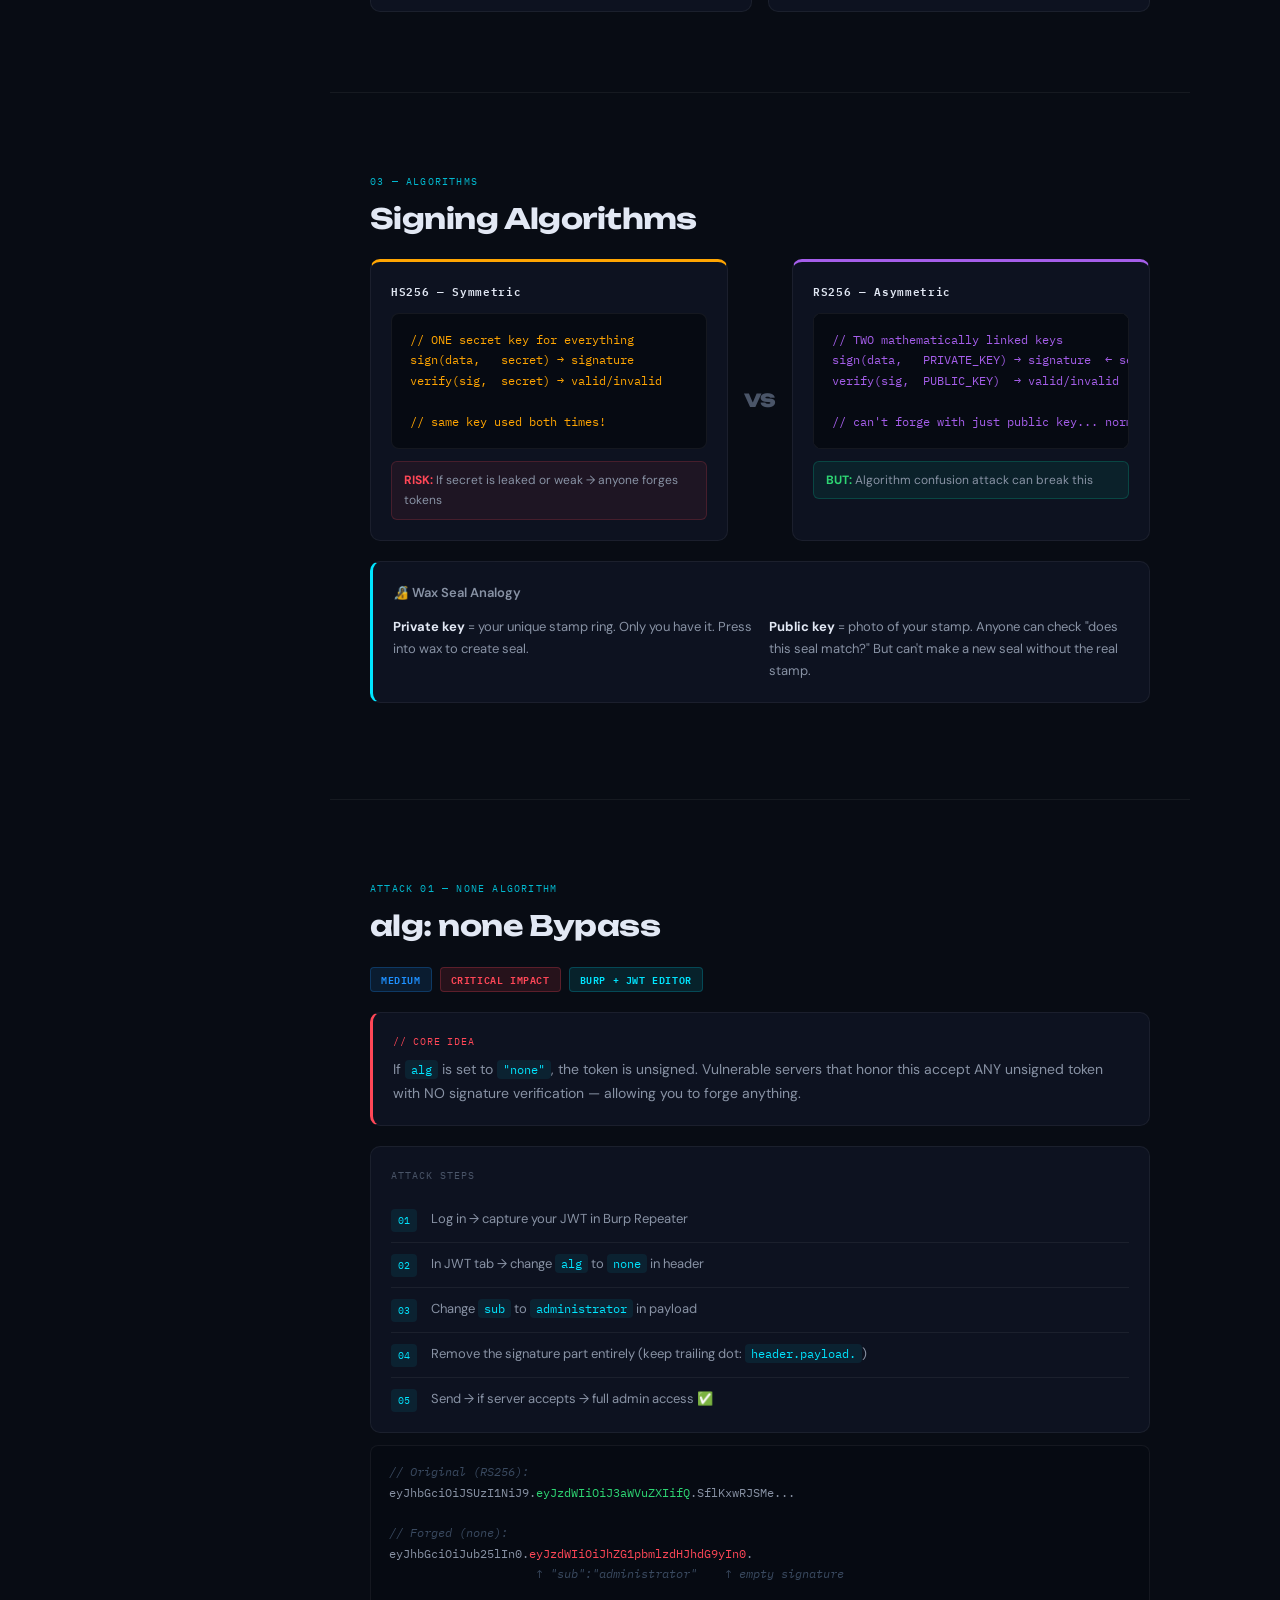
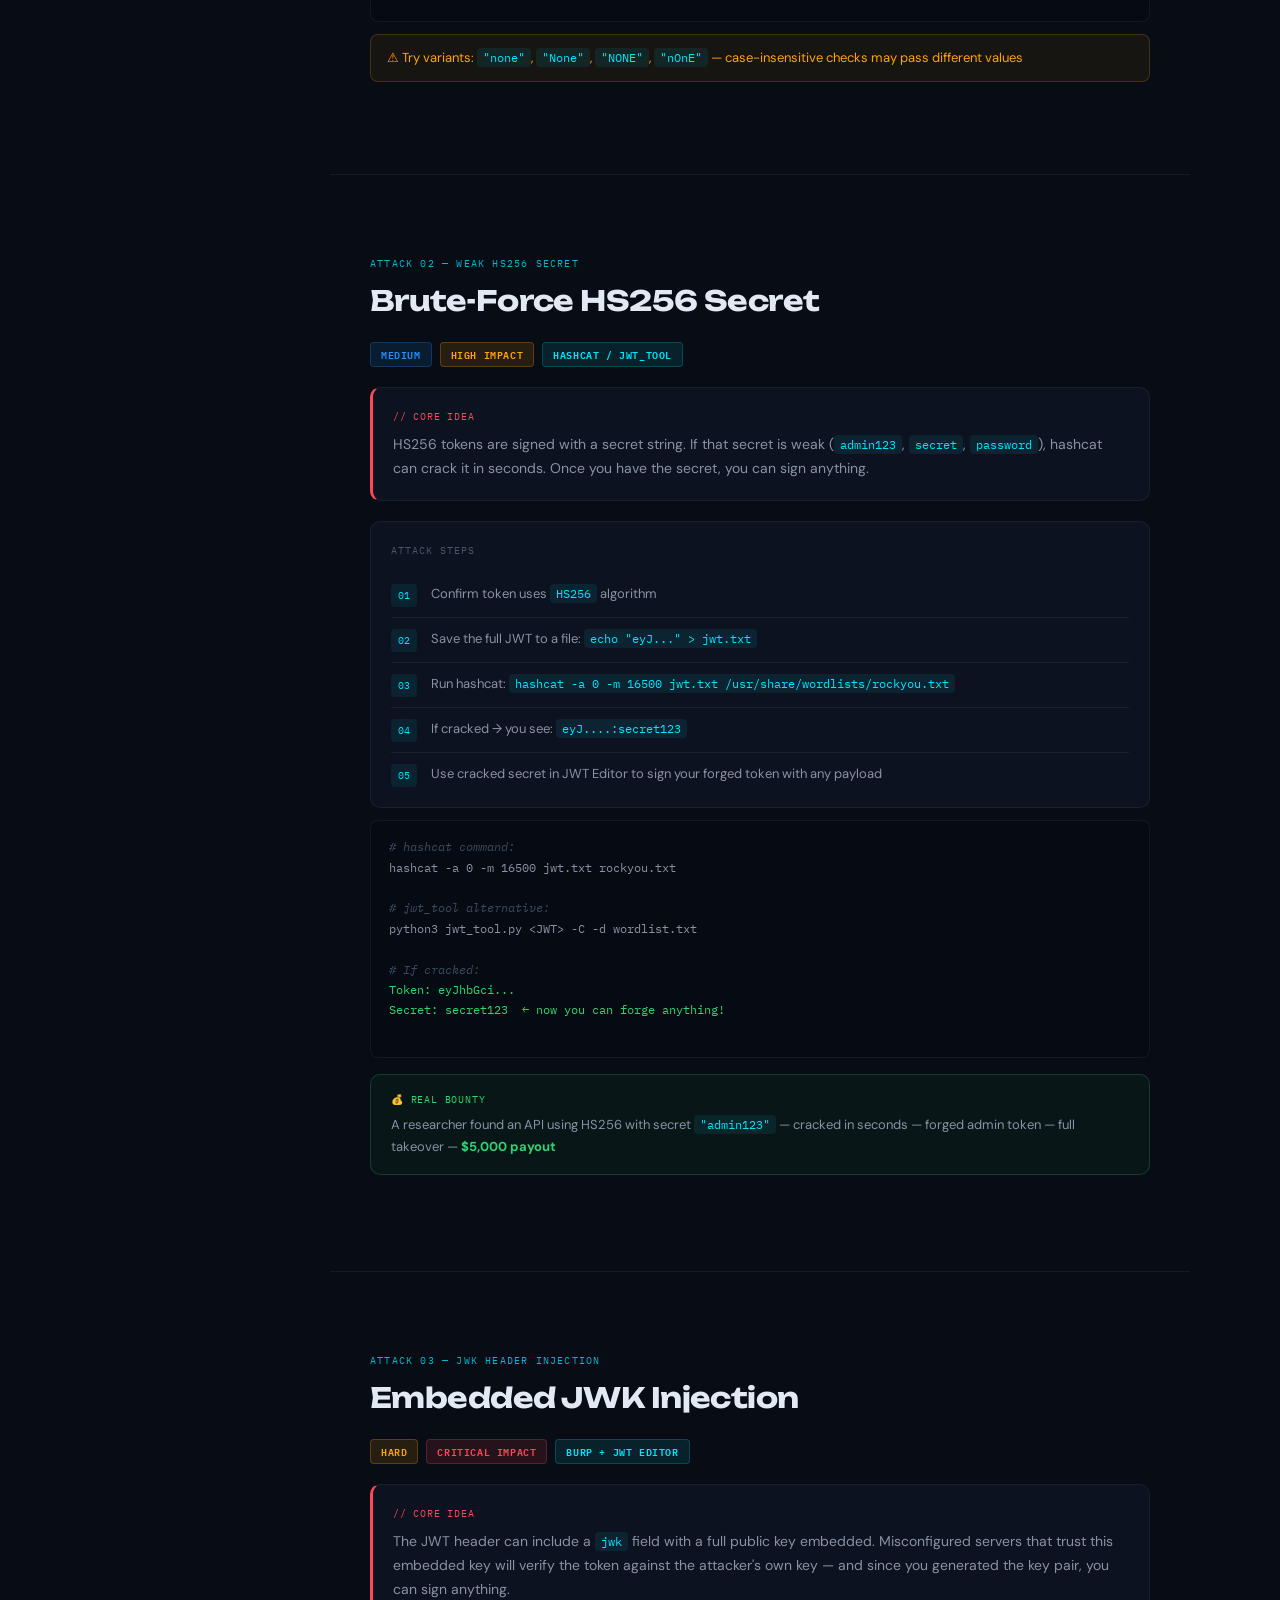
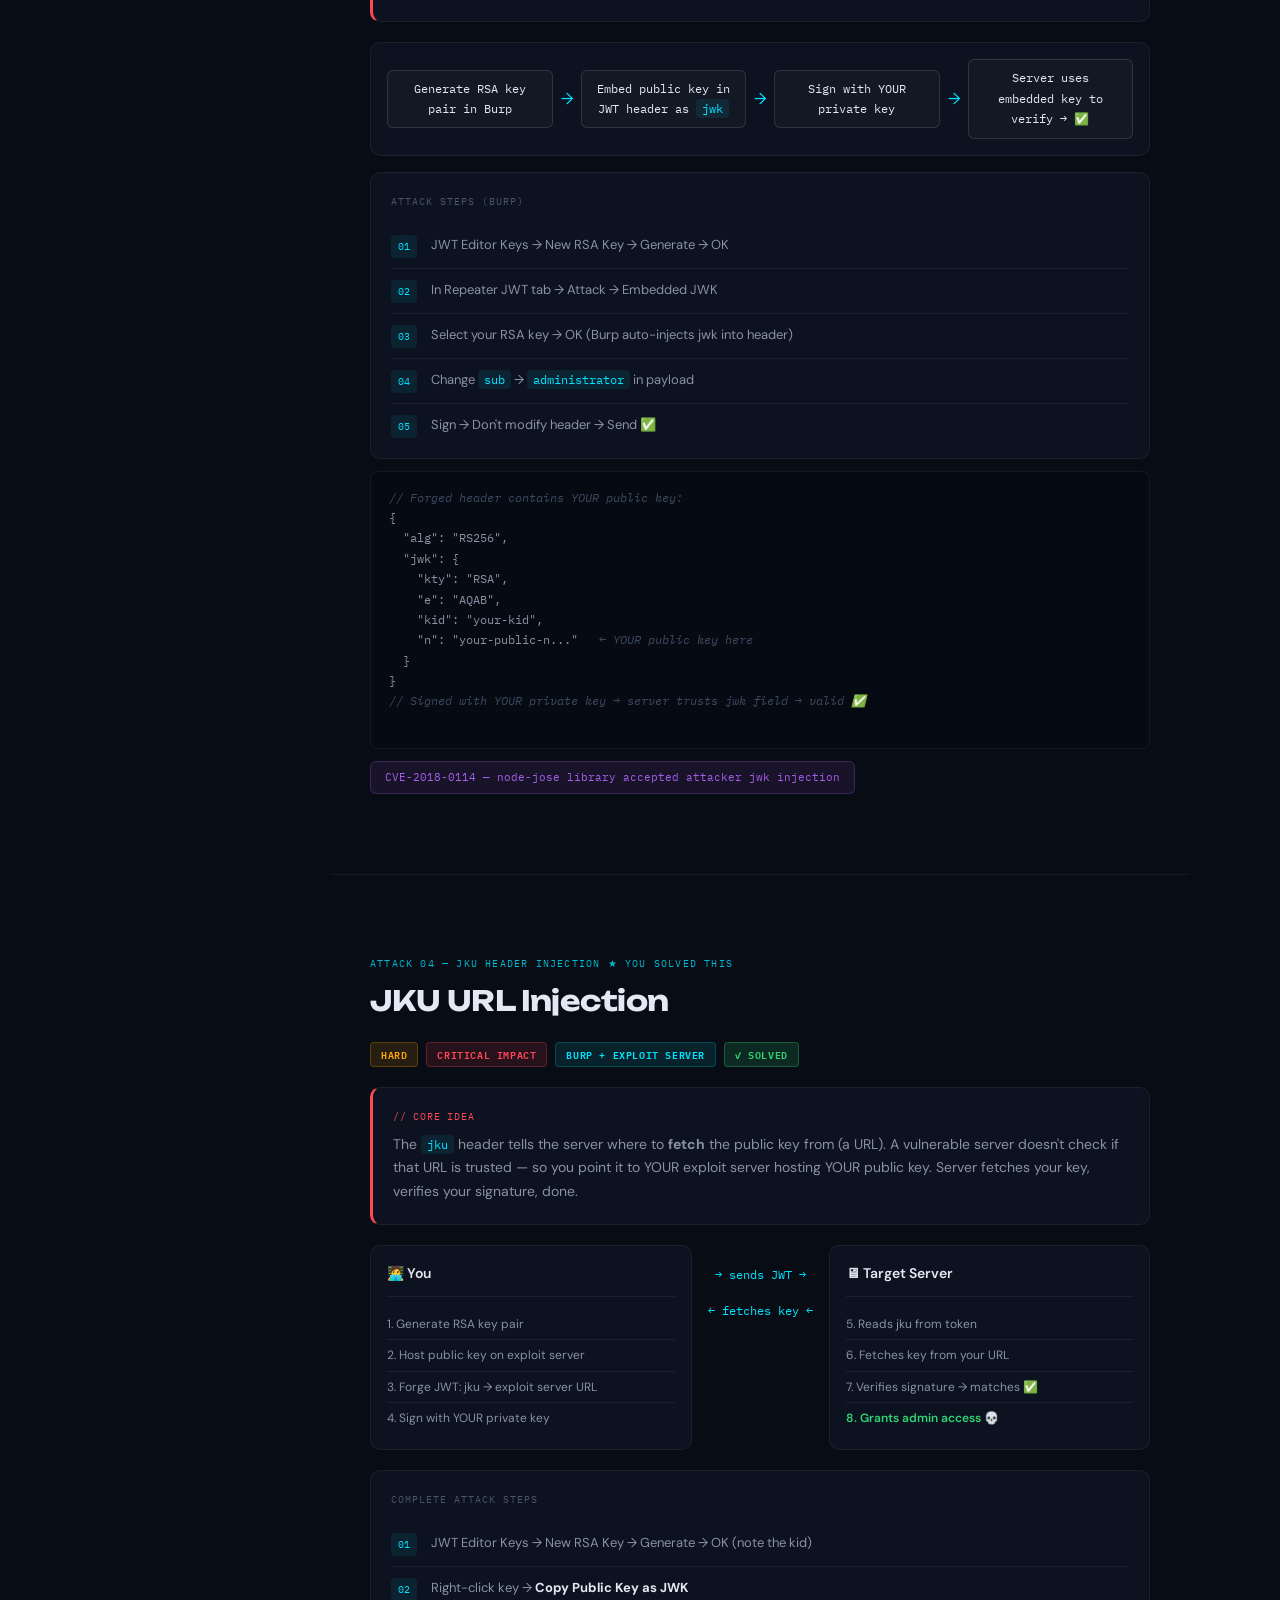
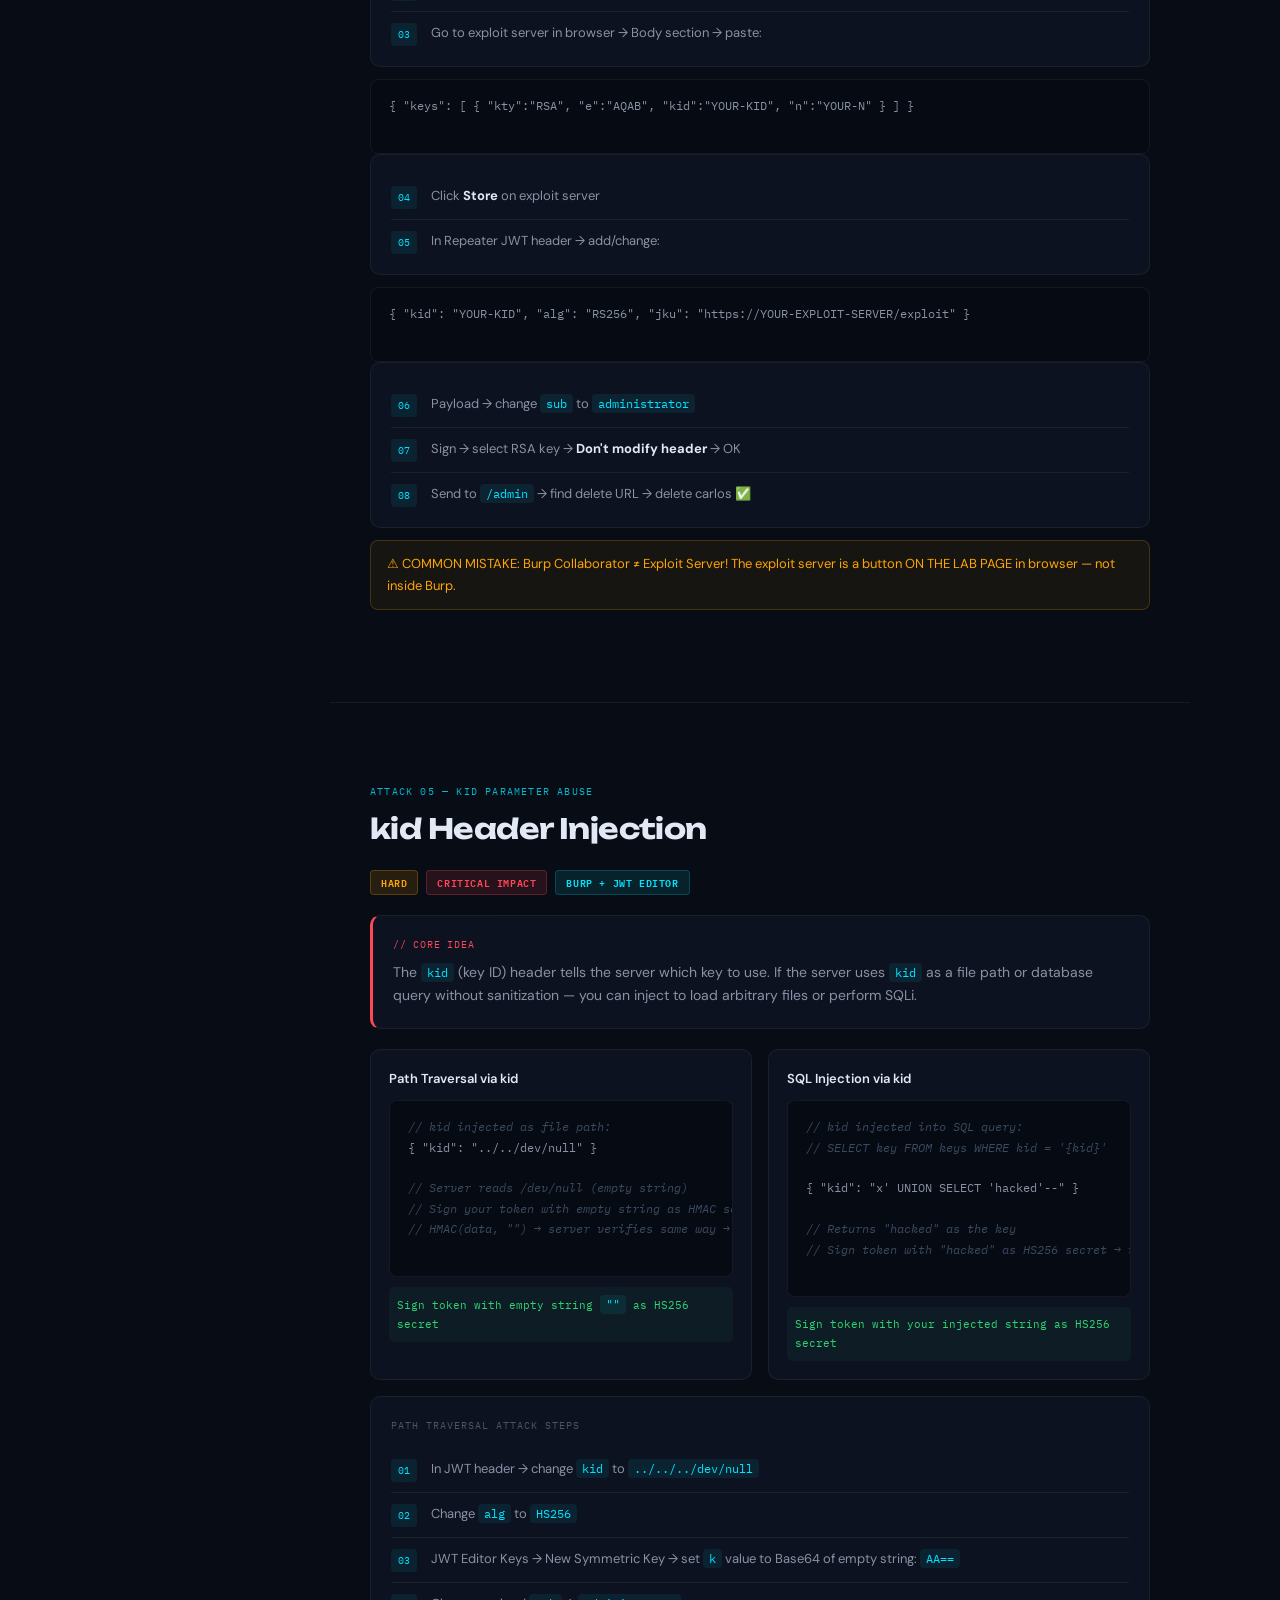
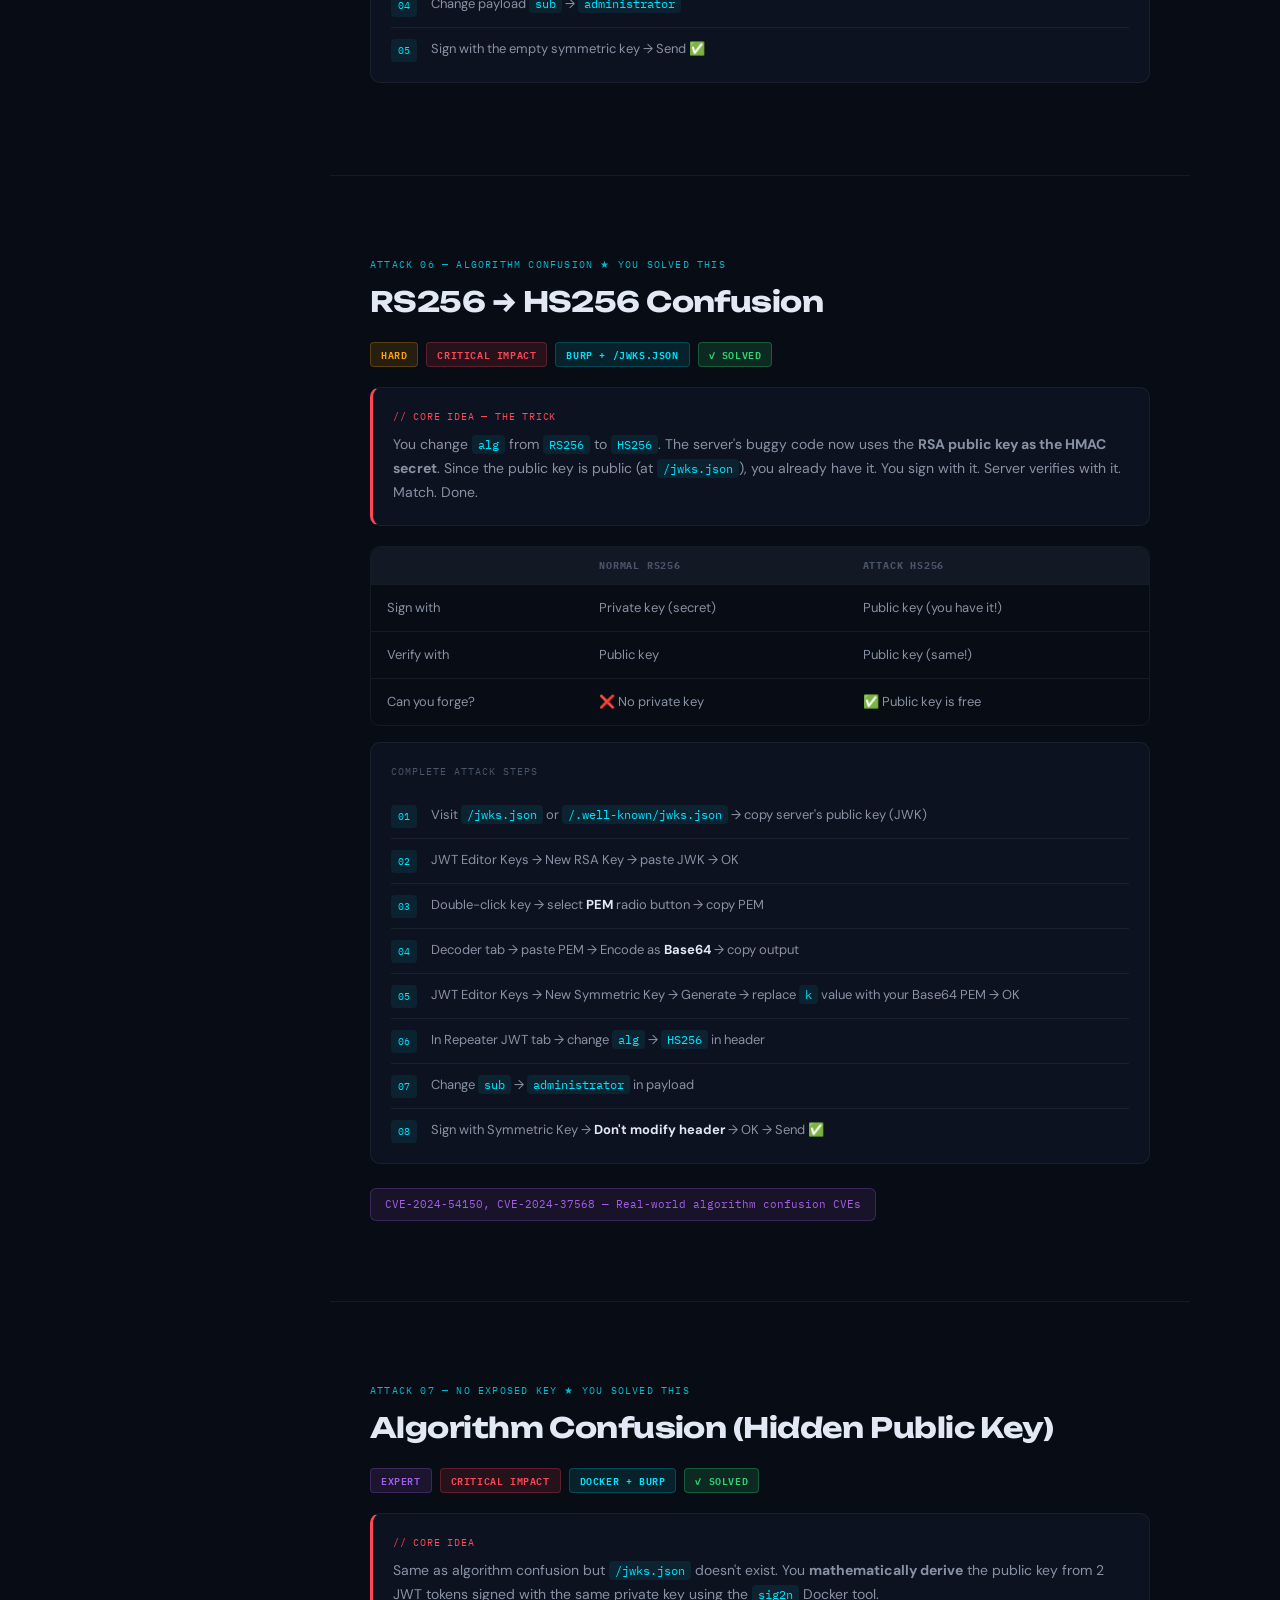
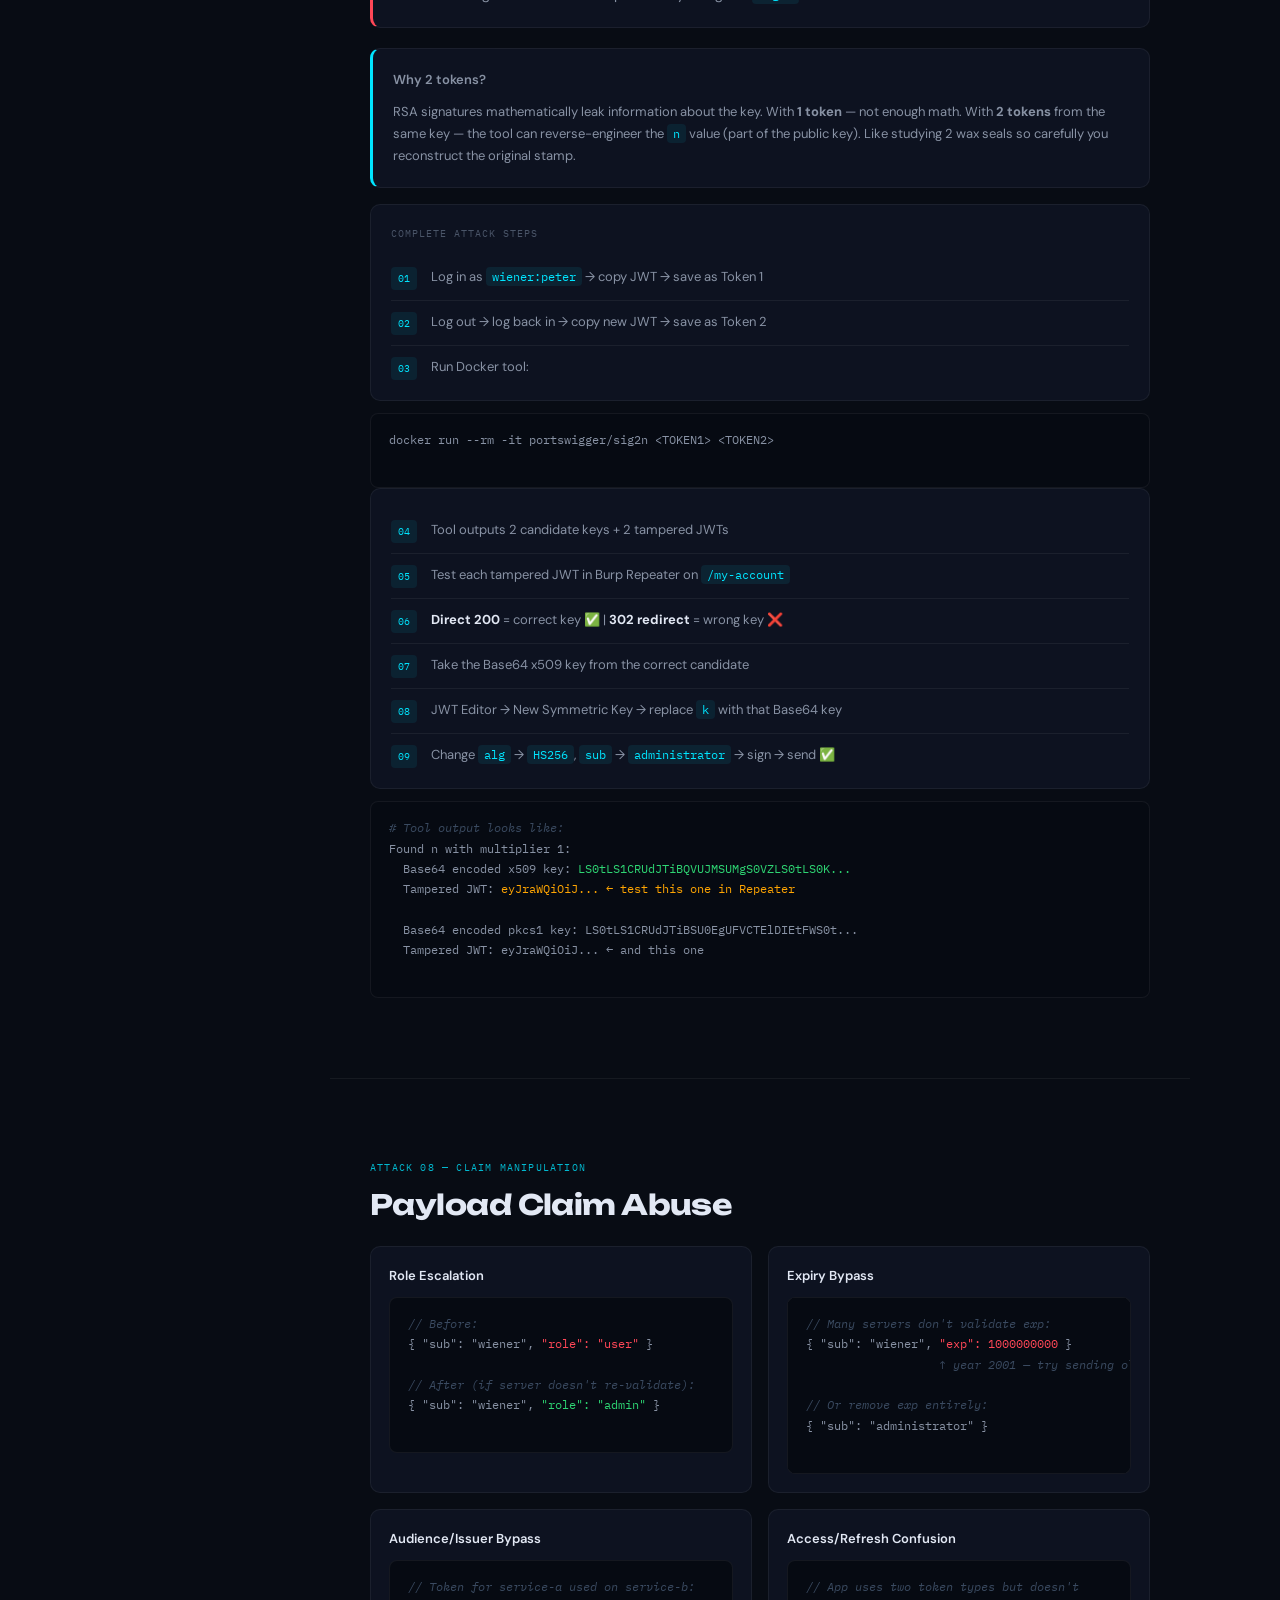
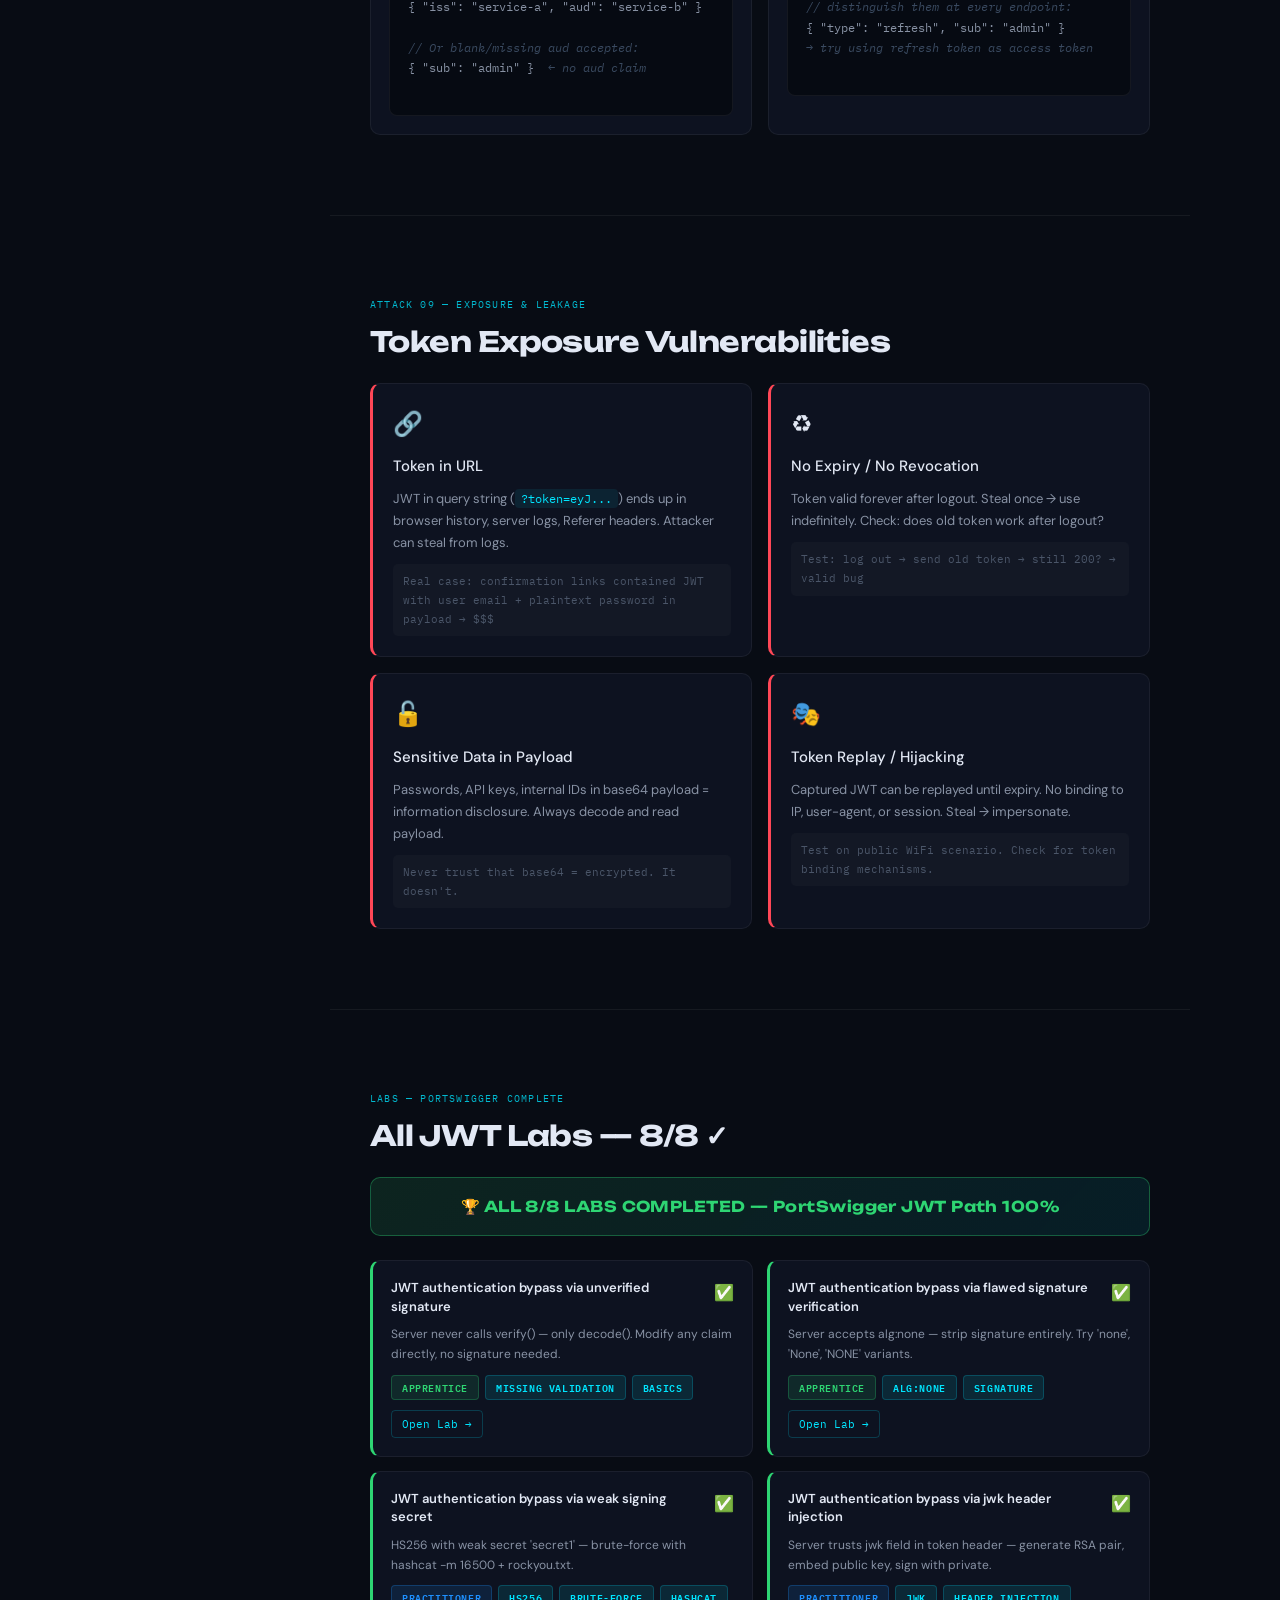
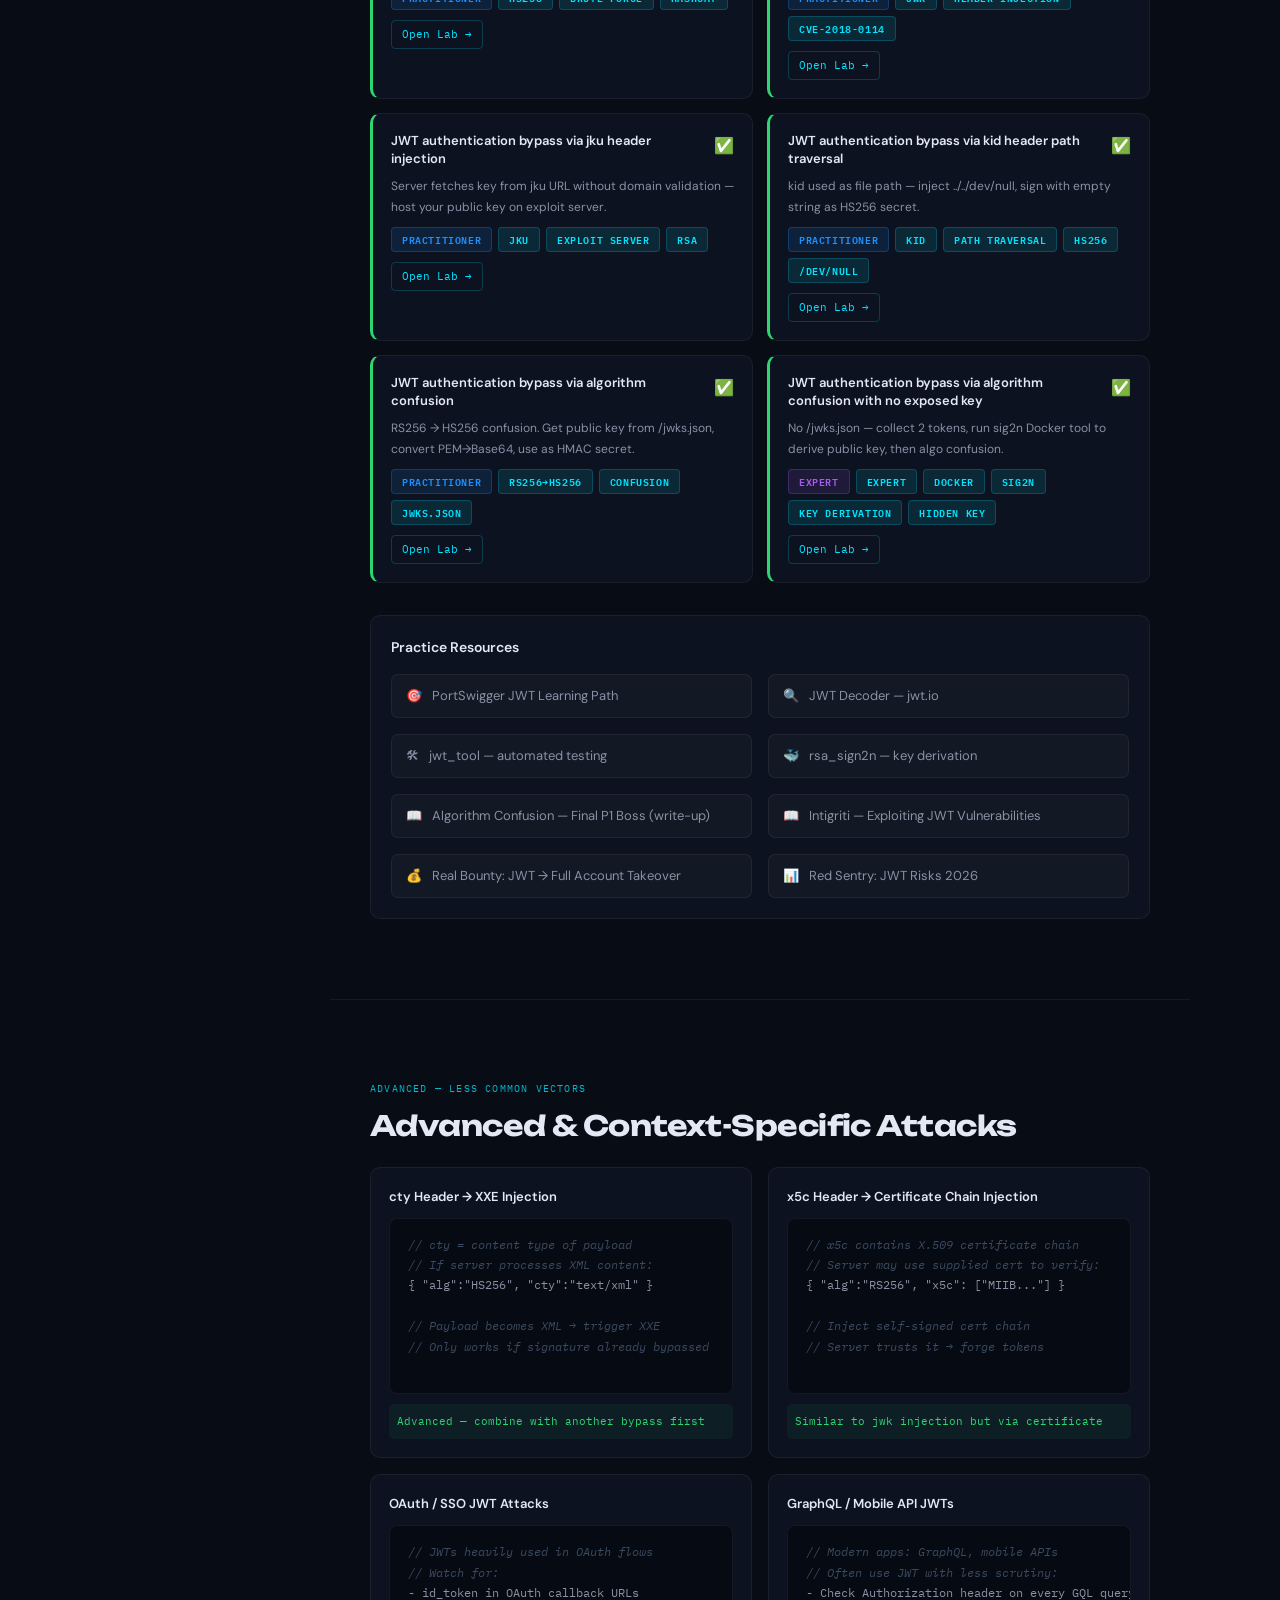
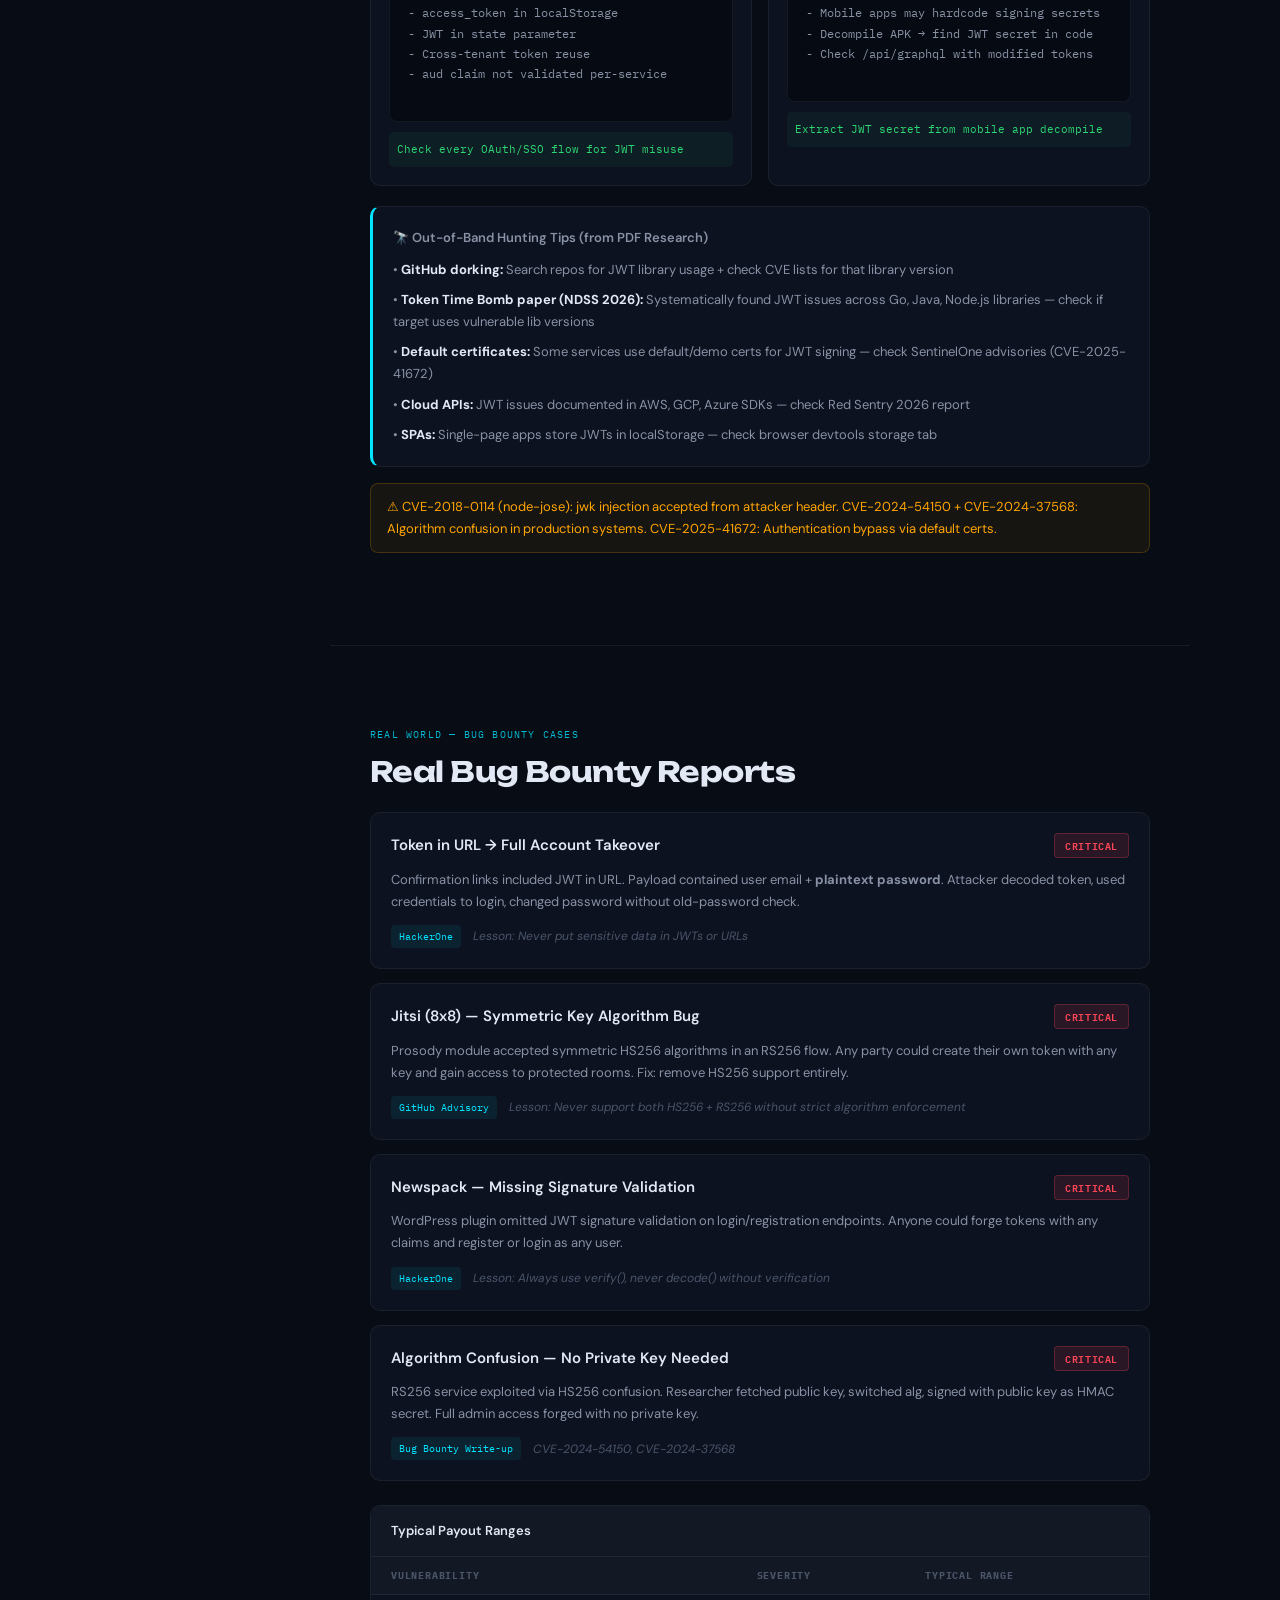
<file: JWT/index.html>
<!DOCTYPE html>
<html lang="en">
<head>
<meta charset="UTF-8">
<meta name="viewport" content="width=device-width, initial-scale=1.0">
<title>JWT Hacker — Complete Revision</title>
<link rel="preconnect" href="https://fonts.googleapis.com">
<link href="https://fonts.googleapis.com/css2?family=IBM+Plex+Mono:ital,wght@0,400;0,600;1,400&family=Unbounded:wght@400;700;900&family=DM+Sans:wght@300;400;500&display=swap" rel="stylesheet">
<link rel="stylesheet" href="style.css">
</head>
<body>

<!-- Particle canvas background -->
<canvas id="bg-canvas"></canvas>

<!-- Sidebar nav -->
<aside id="sidebar">
  <div class="sidebar-logo">
    <span class="logo-bracket">{</span>JWT<span class="logo-bracket">}</span>
    <span class="logo-sub">HACKER</span>
  </div>
  <nav class="sidebar-nav">
    <div class="nav-group">
      <div class="nav-group-label">Foundation</div>
      <a href="#basics" class="nav-link active" data-section="basics">
        <span class="nav-icon">◈</span> What is JWT
      </a>
      <a href="#structure" class="nav-link" data-section="structure">
        <span class="nav-icon">◈</span> Token Structure
      </a>
      <a href="#algorithms" class="nav-link" data-section="algorithms">
        <span class="nav-icon">◈</span> Algorithms
      </a>
    </div>
    <div class="nav-group">
      <div class="nav-group-label">Attacks</div>
      <a href="#none-alg" class="nav-link" data-section="none-alg">
        <span class="nav-icon">◈</span> None Algorithm
      </a>
      <a href="#weak-secret" class="nav-link" data-section="weak-secret">
        <span class="nav-icon">◈</span> Weak Secret
      </a>
      <a href="#jwk-inject" class="nav-link" data-section="jwk-inject">
        <span class="nav-icon">◈</span> JWK Injection
      </a>
      <a href="#jku-inject" class="nav-link" data-section="jku-inject">
        <span class="nav-icon">◈</span> JKU Injection
      </a>
      <a href="#kid-abuse" class="nav-link" data-section="kid-abuse">
        <span class="nav-icon">◈</span> kid Abuse
      </a>
      <a href="#algo-confusion" class="nav-link" data-section="algo-confusion">
        <span class="nav-icon">◈</span> Algo Confusion
      </a>
      <a href="#no-key" class="nav-link" data-section="no-key">
        <span class="nav-icon">◈</span> No Exposed Key
      </a>
      <a href="#claim-abuse" class="nav-link" data-section="claim-abuse">
        <span class="nav-icon">◈</span> Claim Manipulation
      </a>
      <a href="#exposure" class="nav-link" data-section="exposure">
        <span class="nav-icon">◈</span> Exposure & Leakage
      </a>
      <a href="#advanced" class="nav-link" data-section="advanced">
        <span class="nav-icon">◈</span> Advanced Vectors
      </a>
    </div>
    <div class="nav-group">
      <div class="nav-group-label">Labs & Practice</div>
      <a href="#labs" class="nav-link" data-section="labs">
        <span class="nav-icon">◈</span> PortSwigger Labs
      </a>
      <a href="#real-bounties" class="nav-link" data-section="real-bounties">
        <span class="nav-icon">◈</span> Real Bug Bounties
      </a>
      <a href="#tools" class="nav-link" data-section="tools">
        <span class="nav-icon">◈</span> Tools
      </a>
    </div>
    <div class="nav-group">
      <div class="nav-group-label">My Notes & Hunt</div>
      <a href="#checklist" class="nav-link" data-section="checklist">
        <span class="nav-icon">◈</span> Hunt Checklist
      </a>
      <a href="#notes" class="nav-link" data-section="notes">
        <span class="nav-icon">◈</span> My Notes
      </a>
      <a href="#decoder" class="nav-link" data-section="decoder">
        <span class="nav-icon">◈</span> JWT Decoder
      </a>
    </div>
  </nav>
  <div class="sidebar-footer">
    <button id="theme-toggle" title="Toggle theme">◑</button>
    <span class="sidebar-version">v2.0 — complete</span>
  </div>
</aside>

<!-- Mobile top bar -->
<div class="mobile-bar">
  <button id="mob-menu-btn">☰</button>
  <span class="mobile-title">{JWT} HACKER</span>
  <button id="mob-search-btn">⌕</button>
</div>

<!-- Main content -->
<main id="main">

  <!-- Hero -->
  <section id="basics" class="section hero-section">
    <div class="hero-eyebrow">
      <span class="pill pill-green">8/8 Labs Solved ✓</span>
      <span class="pill pill-blue">PortSwigger Complete</span>
      <span class="pill pill-orange">Bug Bounty Ready</span>
    </div>
    <h1 class="hero-title">JWT Security<br><span class="title-accent">Master Reference</span></h1>
    <p class="hero-sub">Everything from token anatomy to expert-level attacks. Built from real lab experience, bug bounty reports, and CVE research. Your personal revision hub — edit notes, track progress, decode tokens.</p>

    <div class="stats-row">
      <div class="stat-box">
        <div class="stat-num">11+</div>
        <div class="stat-lbl">Attack Vectors</div>
      </div>
      <div class="stat-box">
        <div class="stat-num">8/8</div>
        <div class="stat-lbl">Labs Solved</div>
      </div>
      <div class="stat-box">
        <div class="stat-num">$50K</div>
        <div class="stat-lbl">Max Payout</div>
      </div>
      <div class="stat-box">
        <div class="stat-num">∞</div>
        <div class="stat-lbl">Editable Notes</div>
      </div>
    </div>

    <div class="concept-card">
      <div class="cc-label">// CORE CONCEPT</div>
      <p class="cc-text">A JWT is a <strong>digital passport</strong> your browser carries after login. The server gives it to you; you show it on every request to prove who you are — without any database lookup. It has 3 base64-encoded parts separated by dots: <code>header.payload.signature</code></p>
      <div class="cc-warning">⚠ JWTs are NOT encrypted by default — only <strong>signed</strong>. Anyone can decode and read them. The signature only proves they haven't been tampered with.</div>
    </div>
  </section>

  <!-- TOKEN STRUCTURE -->
  <section id="structure" class="section">
    <div class="section-tag">02 — STRUCTURE</div>
    <h2 class="section-title">JWT Token Anatomy</h2>

    <div class="token-visual">
      <div class="token-part tp-header" onclick="showPart('header')">
        <span class="tp-label">HEADER</span>
        <span class="tp-sample">eyJhbGciOiJSUzI1NiJ9</span>
      </div>
      <span class="tp-dot">.</span>
      <div class="token-part tp-payload" onclick="showPart('payload')">
        <span class="tp-label">PAYLOAD</span>
        <span class="tp-sample">eyJzdWIiOiJ3aWVuZXIifQ</span>
      </div>
      <span class="tp-dot">.</span>
      <div class="token-part tp-sig" onclick="showPart('sig')">
        <span class="tp-label">SIGNATURE</span>
        <span class="tp-sample">SflKxwRJSMe...</span>
      </div>
    </div>

    <div class="part-detail" id="detail-header">
      <div class="pd-title">Header — decoded</div>
      <pre class="code-block"><span class="c-blue">{
  "alg": "RS256",   </span><span class="c-comment">// algorithm — ATTACKER CAN CHANGE THIS</span><span class="c-blue">
  "kid": "abc-123", </span><span class="c-comment">// key ID — ATTACKER CAN INJECT THIS</span><span class="c-blue">
  "jku": "https://server.com/keys", </span><span class="c-comment">// key URL — ATTACKER CAN POINT TO OWN URL</span><span class="c-blue">
  "jwk": { ... }    </span><span class="c-comment">// embedded key — ATTACKER CAN INJECT OWN KEY</span><span class="c-blue">
}</span></pre>
      <div class="pd-warning">Every header field is attacker-controlled. This is where most JWT attacks begin.</div>
    </div>
    <div class="part-detail" id="detail-payload" style="display:none">
      <div class="pd-title">Payload — decoded</div>
      <pre class="code-block"><span class="c-green">{
  "sub": "wiener",      </span><span class="c-comment">// subject (user ID) — change to "administrator"</span><span class="c-green">
  "role": "user",       </span><span class="c-comment">// role — change to "admin"</span><span class="c-green">
  "iss": "portswigger", </span><span class="c-comment">// issuer</span><span class="c-green">
  "exp": 1774367509,    </span><span class="c-comment">// expiry — often not validated!</span><span class="c-green">
  "nbf": 1774281109,    </span><span class="c-comment">// not-before</span><span class="c-green">
  "aud": "api.example"  </span><span class="c-comment">// audience — often not validated!</span><span class="c-green">
}</span></pre>
    </div>
    <div class="part-detail" id="detail-sig" style="display:none">
      <div class="pd-title">Signature — how it works</div>
      <pre class="code-block"><span class="c-red">// RS256 signing:
signature = RSA_encrypt(SHA256(header + "." + payload), PRIVATE_KEY)

// Verification:
decrypted = RSA_decrypt(signature, PUBLIC_KEY)
expected  = SHA256(header + "." + payload)
valid     = (decrypted === expected)  </span><span class="c-comment">// must match!</span></pre>
      <div class="pd-warning">The WHOLE POINT of attacks: forge a valid signature without the private key.</div>
    </div>

    <div class="grid-2" style="margin-top:24px">
      <div class="info-card">
        <div class="ic-icon">🔓</div>
        <h3>Decoding = trivial</h3>
        <p>All parts are just base64url encoded. Decode at <code>jwt.io</code> in 1 second. Never put secrets in payload.</p>
      </div>
      <div class="info-card">
        <div class="ic-icon">🎯</div>
        <h3>Attack target</h3>
        <p>Goal: modify payload claims (<code>sub</code>, <code>role</code>) AND produce a valid signature. All attacks achieve this differently.</p>
      </div>
    </div>
  </section>

  <!-- ALGORITHMS -->
  <section id="algorithms" class="section">
    <div class="section-tag">03 — ALGORITHMS</div>
    <h2 class="section-title">Signing Algorithms</h2>

    <div class="algo-compare">
      <div class="algo-card algo-symmetric">
        <div class="algo-badge">HS256 — Symmetric</div>
        <pre class="code-block" style="margin-top:12px"><span class="c-yellow">// ONE secret key for everything
sign(data,   secret) → signature
verify(sig,  secret) → valid/invalid

// same key used both times!</span></pre>
        <div class="algo-risk">
          <span class="risk-label">RISK:</span> If secret is leaked or weak → anyone forges tokens
        </div>
      </div>
      <div class="algo-vs">VS</div>
      <div class="algo-card algo-asymmetric">
        <div class="algo-badge">RS256 — Asymmetric</div>
        <pre class="code-block" style="margin-top:12px"><span class="c-purple">// TWO mathematically linked keys
sign(data,   PRIVATE_KEY) → signature  ← server keeps secret
verify(sig,  PUBLIC_KEY)  → valid/invalid  ← world can see

// can't forge with just public key... normally</span></pre>
        <div class="algo-risk" style="background:rgba(0,212,170,0.08); border-color:rgba(0,212,170,0.2);">
          <span class="risk-label" style="color:var(--green)">BUT:</span> Algorithm confusion attack can break this
        </div>
      </div>
    </div>

    <div class="explainer-box">
      <div class="eb-title">🔏 Wax Seal Analogy</div>
      <div class="grid-2" style="margin-top:12px">
        <div>
          <strong style="color:var(--text)">Private key</strong> = your unique stamp ring. Only you have it. Press into wax to create seal.
        </div>
        <div>
          <strong style="color:var(--text)">Public key</strong> = photo of your stamp. Anyone can check "does this seal match?" But can't make a new seal without the real stamp.
        </div>
      </div>
    </div>
  </section>

  <!-- NONE ALG -->
  <section id="none-alg" class="section">
    <div class="section-tag">ATTACK 01 — NONE ALGORITHM</div>
    <h2 class="section-title">alg: none Bypass</h2>
    <div class="difficulty-row">
      <span class="badge badge-medium">Medium</span>
      <span class="badge badge-critical">Critical Impact</span>
      <span class="badge badge-tool">Burp + JWT Editor</span>
    </div>

    <div class="attack-concept">
      <div class="ac-label">// CORE IDEA</div>
      <p>If <code>alg</code> is set to <code>"none"</code>, the token is unsigned. Vulnerable servers that honor this accept ANY unsigned token with NO signature verification — allowing you to forge anything.</p>
    </div>

    <div class="steps-card">
      <div class="steps-title">Attack Steps</div>
      <div class="step"><span class="step-n">01</span><span>Log in → capture your JWT in Burp Repeater</span></div>
      <div class="step"><span class="step-n">02</span><span>In JWT tab → change <code>alg</code> to <code>none</code> in header</span></div>
      <div class="step"><span class="step-n">03</span><span>Change <code>sub</code> to <code>administrator</code> in payload</span></div>
      <div class="step"><span class="step-n">04</span><span>Remove the signature part entirely (keep trailing dot: <code>header.payload.</code>)</span></div>
      <div class="step"><span class="step-n">05</span><span>Send → if server accepts → full admin access ✅</span></div>
    </div>

    <pre class="code-block">
<span class="c-comment">// Original (RS256):</span>
eyJhbGciOiJSUzI1NiJ9.<span class="c-green">eyJzdWIiOiJ3aWVuZXIifQ</span>.SflKxwRJSMe...

<span class="c-comment">// Forged (none):</span>
eyJhbGciOiJub25lIn0.<span class="c-red">eyJzdWIiOiJhZG1pbmlzdHJhdG9yIn0</span>.
                     <span class="c-comment">↑ "sub":"administrator"</span>    <span class="c-comment">↑ empty signature</span>
    </pre>

    <div class="warn-box">⚠ Try variants: <code>"none"</code>, <code>"None"</code>, <code>"NONE"</code>, <code>"nOnE"</code> — case-insensitive checks may pass different values</div>
  </section>

  <!-- WEAK SECRET -->
  <section id="weak-secret" class="section">
    <div class="section-tag">ATTACK 02 — WEAK HS256 SECRET</div>
    <h2 class="section-title">Brute-Force HS256 Secret</h2>
    <div class="difficulty-row">
      <span class="badge badge-medium">Medium</span>
      <span class="badge badge-high">High Impact</span>
      <span class="badge badge-tool">Hashcat / jwt_tool</span>
    </div>

    <div class="attack-concept">
      <div class="ac-label">// CORE IDEA</div>
      <p>HS256 tokens are signed with a secret string. If that secret is weak (<code>admin123</code>, <code>secret</code>, <code>password</code>), hashcat can crack it in seconds. Once you have the secret, you can sign anything.</p>
    </div>

    <div class="steps-card">
      <div class="steps-title">Attack Steps</div>
      <div class="step"><span class="step-n">01</span><span>Confirm token uses <code>HS256</code> algorithm</span></div>
      <div class="step"><span class="step-n">02</span><span>Save the full JWT to a file: <code>echo "eyJ..." > jwt.txt</code></span></div>
      <div class="step"><span class="step-n">03</span><span>Run hashcat: <code>hashcat -a 0 -m 16500 jwt.txt /usr/share/wordlists/rockyou.txt</code></span></div>
      <div class="step"><span class="step-n">04</span><span>If cracked → you see: <code>eyJ....:secret123</code></span></div>
      <div class="step"><span class="step-n">05</span><span>Use cracked secret in JWT Editor to sign your forged token with any payload</span></div>
    </div>

    <pre class="code-block">
<span class="c-comment"># hashcat command:</span>
hashcat -a 0 -m 16500 jwt.txt rockyou.txt

<span class="c-comment"># jwt_tool alternative:</span>
python3 jwt_tool.py &lt;JWT&gt; -C -d wordlist.txt

<span class="c-comment"># If cracked:</span>
<span class="c-green">Token: eyJhbGci...
Secret: secret123  ← now you can forge anything!</span>
    </pre>

    <div class="real-bounty-callout">
      <span class="rbc-label">💰 REAL BOUNTY</span>
      A researcher found an API using HS256 with secret <code>"admin123"</code> — cracked in seconds — forged admin token — full takeover — <strong>$5,000 payout</strong>
    </div>
  </section>

  <!-- JWK INJECTION -->
  <section id="jwk-inject" class="section">
    <div class="section-tag">ATTACK 03 — JWK HEADER INJECTION</div>
    <h2 class="section-title">Embedded JWK Injection</h2>
    <div class="difficulty-row">
      <span class="badge badge-high">Hard</span>
      <span class="badge badge-critical">Critical Impact</span>
      <span class="badge badge-tool">Burp + JWT Editor</span>
    </div>

    <div class="attack-concept">
      <div class="ac-label">// CORE IDEA</div>
      <p>The JWT header can include a <code>jwk</code> field with a full public key embedded. Misconfigured servers that trust this embedded key will verify the token against the attacker's own key — and since you generated the key pair, you can sign anything.</p>
    </div>

    <div class="flow-diagram">
      <div class="fd-step">Generate RSA key pair in Burp</div>
      <div class="fd-arrow">→</div>
      <div class="fd-step">Embed public key in JWT header as <code>jwk</code></div>
      <div class="fd-arrow">→</div>
      <div class="fd-step">Sign with YOUR private key</div>
      <div class="fd-arrow">→</div>
      <div class="fd-step">Server uses embedded key to verify → ✅</div>
    </div>

    <div class="steps-card">
      <div class="steps-title">Attack Steps (Burp)</div>
      <div class="step"><span class="step-n">01</span><span>JWT Editor Keys → New RSA Key → Generate → OK</span></div>
      <div class="step"><span class="step-n">02</span><span>In Repeater JWT tab → Attack → Embedded JWK</span></div>
      <div class="step"><span class="step-n">03</span><span>Select your RSA key → OK (Burp auto-injects jwk into header)</span></div>
      <div class="step"><span class="step-n">04</span><span>Change <code>sub</code> → <code>administrator</code> in payload</span></div>
      <div class="step"><span class="step-n">05</span><span>Sign → Don't modify header → Send ✅</span></div>
    </div>

    <pre class="code-block">
<span class="c-comment">// Forged header contains YOUR public key:</span>
{
  "alg": "RS256",
  "jwk": {
    "kty": "RSA",
    "e": "AQAB",
    "kid": "your-kid",
    "n": "your-public-n..."   <span class="c-comment">← YOUR public key here</span>
  }
}
<span class="c-comment">// Signed with YOUR private key → server trusts jwk field → valid ✅</span>
    </pre>

    <div class="cve-badge">CVE-2018-0114 — node-jose library accepted attacker jwk injection</div>
  </section>

  <!-- JKU INJECTION -->
  <section id="jku-inject" class="section">
    <div class="section-tag">ATTACK 04 — JKU HEADER INJECTION ★ YOU SOLVED THIS</div>
    <h2 class="section-title">JKU URL Injection</h2>
    <div class="difficulty-row">
      <span class="badge badge-high">Hard</span>
      <span class="badge badge-critical">Critical Impact</span>
      <span class="badge badge-tool">Burp + Exploit Server</span>
      <span class="badge badge-solved">✓ Solved</span>
    </div>

    <div class="attack-concept">
      <div class="ac-label">// CORE IDEA</div>
      <p>The <code>jku</code> header tells the server where to <strong>fetch</strong> the public key from (a URL). A vulnerable server doesn't check if that URL is trusted — so you point it to YOUR exploit server hosting YOUR public key. Server fetches your key, verifies your signature, done.</p>
    </div>

    <div class="visual-attack">
      <div class="va-attacker">
        <div class="va-box">🧑‍💻 You</div>
        <div class="va-actions">
          <div class="va-action">1. Generate RSA key pair</div>
          <div class="va-action">2. Host public key on exploit server</div>
          <div class="va-action">3. Forge JWT: jku → exploit server URL</div>
          <div class="va-action">4. Sign with YOUR private key</div>
        </div>
      </div>
      <div class="va-flow">
        <div class="va-arrow-big">→ sends JWT →</div>
        <div class="va-arrow-big">← fetches key ←</div>
      </div>
      <div class="va-server">
        <div class="va-box">🖥 Target Server</div>
        <div class="va-actions">
          <div class="va-action">5. Reads jku from token</div>
          <div class="va-action">6. Fetches key from your URL</div>
          <div class="va-action">7. Verifies signature → matches ✅</div>
          <div class="va-action success-action">8. Grants admin access 💀</div>
        </div>
      </div>
    </div>

    <div class="steps-card">
      <div class="steps-title">Complete Attack Steps</div>
      <div class="step"><span class="step-n">01</span><span>JWT Editor Keys → New RSA Key → Generate → OK (note the kid)</span></div>
      <div class="step"><span class="step-n">02</span><span>Right-click key → <strong>Copy Public Key as JWK</strong></span></div>
      <div class="step"><span class="step-n">03</span><span>Go to exploit server in browser → Body section → paste:</span></div>
    </div>

    <pre class="code-block">
{ "keys": [ { "kty":"RSA", "e":"AQAB", "kid":"YOUR-KID", "n":"YOUR-N" } ] }
    </pre>

    <div class="steps-card">
      <div class="step"><span class="step-n">04</span><span>Click <strong>Store</strong> on exploit server</span></div>
      <div class="step"><span class="step-n">05</span><span>In Repeater JWT header → add/change:</span></div>
    </div>

    <pre class="code-block">
{ "kid": "YOUR-KID", "alg": "RS256", "jku": "https://YOUR-EXPLOIT-SERVER/exploit" }
    </pre>

    <div class="steps-card">
      <div class="step"><span class="step-n">06</span><span>Payload → change <code>sub</code> to <code>administrator</code></span></div>
      <div class="step"><span class="step-n">07</span><span>Sign → select RSA key → <strong>Don't modify header</strong> → OK</span></div>
      <div class="step"><span class="step-n">08</span><span>Send to <code>/admin</code> → find delete URL → delete carlos ✅</span></div>
    </div>

    <div class="warn-box">⚠ COMMON MISTAKE: Burp Collaborator ≠ Exploit Server! The exploit server is a button ON THE LAB PAGE in browser — not inside Burp.</div>
  </section>

  <!-- KID ABUSE -->
  <section id="kid-abuse" class="section">
    <div class="section-tag">ATTACK 05 — KID PARAMETER ABUSE</div>
    <h2 class="section-title">kid Header Injection</h2>
    <div class="difficulty-row">
      <span class="badge badge-high">Hard</span>
      <span class="badge badge-critical">Critical Impact</span>
      <span class="badge badge-tool">Burp + JWT Editor</span>
    </div>

    <div class="attack-concept">
      <div class="ac-label">// CORE IDEA</div>
      <p>The <code>kid</code> (key ID) header tells the server which key to use. If the server uses <code>kid</code> as a file path or database query without sanitization — you can inject to load arbitrary files or perform SQLi.</p>
    </div>

    <div class="grid-2">
      <div class="attack-variant">
        <div class="av-title">Path Traversal via kid</div>
        <pre class="code-block" style="font-size:12px">
<span class="c-comment">// kid injected as file path:</span>
{ "kid": "../../dev/null" }

<span class="c-comment">// Server reads /dev/null (empty string)
// Sign your token with empty string as HMAC secret:
// HMAC(data, "") → server verifies same way → valid ✅</span>
        </pre>
        <div class="av-step">Sign token with empty string <code>""</code> as HS256 secret</div>
      </div>
      <div class="attack-variant">
        <div class="av-title">SQL Injection via kid</div>
        <pre class="code-block" style="font-size:12px">
<span class="c-comment">// kid injected into SQL query:
// SELECT key FROM keys WHERE kid = '{kid}'</span>

{ "kid": "x' UNION SELECT 'hacked'--" }

<span class="c-comment">// Returns "hacked" as the key
// Sign token with "hacked" as HS256 secret → valid ✅</span>
        </pre>
        <div class="av-step">Sign token with your injected string as HS256 secret</div>
      </div>
    </div>

    <div class="steps-card" style="margin-top:16px">
      <div class="steps-title">Path Traversal Attack Steps</div>
      <div class="step"><span class="step-n">01</span><span>In JWT header → change <code>kid</code> to <code>../../../dev/null</code></span></div>
      <div class="step"><span class="step-n">02</span><span>Change <code>alg</code> to <code>HS256</code></span></div>
      <div class="step"><span class="step-n">03</span><span>JWT Editor Keys → New Symmetric Key → set <code>k</code> value to Base64 of empty string: <code>AA==</code></span></div>
      <div class="step"><span class="step-n">04</span><span>Change payload <code>sub</code> → <code>administrator</code></span></div>
      <div class="step"><span class="step-n">05</span><span>Sign with the empty symmetric key → Send ✅</span></div>
    </div>
  </section>

  <!-- ALGO CONFUSION -->
  <section id="algo-confusion" class="section">
    <div class="section-tag">ATTACK 06 — ALGORITHM CONFUSION ★ YOU SOLVED THIS</div>
    <h2 class="section-title">RS256 → HS256 Confusion</h2>
    <div class="difficulty-row">
      <span class="badge badge-high">Hard</span>
      <span class="badge badge-critical">Critical Impact</span>
      <span class="badge badge-tool">Burp + /jwks.json</span>
      <span class="badge badge-solved">✓ Solved</span>
    </div>

    <div class="attack-concept">
      <div class="ac-label">// CORE IDEA — THE TRICK</div>
      <p>You change <code>alg</code> from <code>RS256</code> to <code>HS256</code>. The server's buggy code now uses the <strong>RSA public key as the HMAC secret</strong>. Since the public key is public (at <code>/jwks.json</code>), you already have it. You sign with it. Server verifies with it. Match. Done.</p>
    </div>

    <div class="comparison-table-wrap">
      <table class="ctable">
        <thead><tr><th></th><th>Normal RS256</th><th>Attack HS256</th></tr></thead>
        <tbody>
          <tr><td>Sign with</td><td class="c-red">Private key (secret)</td><td class="c-green">Public key (you have it!)</td></tr>
          <tr><td>Verify with</td><td class="c-blue">Public key</td><td class="c-blue">Public key (same!)</td></tr>
          <tr><td>Can you forge?</td><td class="c-red">❌ No private key</td><td class="c-green">✅ Public key is free</td></tr>
        </tbody>
      </table>
    </div>

    <div class="steps-card">
      <div class="steps-title">Complete Attack Steps</div>
      <div class="step"><span class="step-n">01</span><span>Visit <code>/jwks.json</code> or <code>/.well-known/jwks.json</code> → copy server's public key (JWK)</span></div>
      <div class="step"><span class="step-n">02</span><span>JWT Editor Keys → New RSA Key → paste JWK → OK</span></div>
      <div class="step"><span class="step-n">03</span><span>Double-click key → select <strong>PEM</strong> radio button → copy PEM</span></div>
      <div class="step"><span class="step-n">04</span><span>Decoder tab → paste PEM → Encode as <strong>Base64</strong> → copy output</span></div>
      <div class="step"><span class="step-n">05</span><span>JWT Editor Keys → New Symmetric Key → Generate → replace <code>k</code> value with your Base64 PEM → OK</span></div>
      <div class="step"><span class="step-n">06</span><span>In Repeater JWT tab → change <code>alg</code> → <code>HS256</code> in header</span></div>
      <div class="step"><span class="step-n">07</span><span>Change <code>sub</code> → <code>administrator</code> in payload</span></div>
      <div class="step"><span class="step-n">08</span><span>Sign with Symmetric Key → <strong>Don't modify header</strong> → OK → Send ✅</span></div>
    </div>

    <div class="cve-badge">CVE-2024-54150, CVE-2024-37568 — Real-world algorithm confusion CVEs</div>
  </section>

  <!-- NO EXPOSED KEY -->
  <section id="no-key" class="section">
    <div class="section-tag">ATTACK 07 — NO EXPOSED KEY ★ YOU SOLVED THIS</div>
    <h2 class="section-title">Algorithm Confusion (Hidden Public Key)</h2>
    <div class="difficulty-row">
      <span class="badge badge-expert">Expert</span>
      <span class="badge badge-critical">Critical Impact</span>
      <span class="badge badge-tool">Docker + Burp</span>
      <span class="badge badge-solved">✓ Solved</span>
    </div>

    <div class="attack-concept">
      <div class="ac-label">// CORE IDEA</div>
      <p>Same as algorithm confusion but <code>/jwks.json</code> doesn't exist. You <strong>mathematically derive</strong> the public key from 2 JWT tokens signed with the same private key using the <code>sig2n</code> Docker tool.</p>
    </div>

    <div class="explainer-box" style="margin-bottom:16px">
      <div class="eb-title">Why 2 tokens?</div>
      <p>RSA signatures mathematically leak information about the key. With <strong>1 token</strong> — not enough math. With <strong>2 tokens</strong> from the same key — the tool can reverse-engineer the <code>n</code> value (part of the public key). Like studying 2 wax seals so carefully you reconstruct the original stamp.</p>
    </div>

    <div class="steps-card">
      <div class="steps-title">Complete Attack Steps</div>
      <div class="step"><span class="step-n">01</span><span>Log in as <code>wiener:peter</code> → copy JWT → save as Token 1</span></div>
      <div class="step"><span class="step-n">02</span><span>Log out → log back in → copy new JWT → save as Token 2</span></div>
      <div class="step"><span class="step-n">03</span><span>Run Docker tool:</span></div>
    </div>

    <pre class="code-block">
docker run --rm -it portswigger/sig2n &lt;TOKEN1&gt; &lt;TOKEN2&gt;
    </pre>

    <div class="steps-card">
      <div class="step"><span class="step-n">04</span><span>Tool outputs 2 candidate keys + 2 tampered JWTs</span></div>
      <div class="step"><span class="step-n">05</span><span>Test each tampered JWT in Burp Repeater on <code>/my-account</code></span></div>
      <div class="step"><span class="step-n">06</span><span><strong>Direct 200</strong> = correct key ✅ | <strong>302 redirect</strong> = wrong key ❌</span></div>
      <div class="step"><span class="step-n">07</span><span>Take the Base64 x509 key from the correct candidate</span></div>
      <div class="step"><span class="step-n">08</span><span>JWT Editor → New Symmetric Key → replace <code>k</code> with that Base64 key</span></div>
      <div class="step"><span class="step-n">09</span><span>Change <code>alg</code> → <code>HS256</code>, <code>sub</code> → <code>administrator</code> → sign → send ✅</span></div>
    </div>

    <pre class="code-block">
<span class="c-comment"># Tool output looks like:</span>
Found n with multiplier 1:
  Base64 encoded x509 key: <span class="c-green">LS0tLS1CRUdJTiBQVUJMSUMgS0VZLS0tLS0K...</span>
  Tampered JWT: <span class="c-yellow">eyJraWQiOiJ... ← test this one in Repeater</span>

  Base64 encoded pkcs1 key: LS0tLS1CRUdJTiBSU0EgUFVCTElDIEtFWS0t...
  Tampered JWT: eyJraWQiOiJ... ← and this one
    </pre>
  </section>

  <!-- CLAIM MANIPULATION -->
  <section id="claim-abuse" class="section">
    <div class="section-tag">ATTACK 08 — CLAIM MANIPULATION</div>
    <h2 class="section-title">Payload Claim Abuse</h2>

    <div class="grid-2">
      <div class="attack-variant">
        <div class="av-title">Role Escalation</div>
        <pre class="code-block" style="font-size:12px">
<span class="c-comment">// Before:</span>
{ "sub": "wiener", <span class="c-red">"role": "user"</span> }

<span class="c-comment">// After (if server doesn't re-validate):</span>
{ "sub": "wiener", <span class="c-green">"role": "admin"</span> }
        </pre>
      </div>
      <div class="attack-variant">
        <div class="av-title">Expiry Bypass</div>
        <pre class="code-block" style="font-size:12px">
<span class="c-comment">// Many servers don't validate exp:</span>
{ "sub": "wiener", <span class="c-red">"exp": 1000000000</span> }
                   <span class="c-comment">↑ year 2001 — try sending old tokens</span>

<span class="c-comment">// Or remove exp entirely:</span>
{ "sub": "administrator" }
        </pre>
      </div>
      <div class="attack-variant">
        <div class="av-title">Audience/Issuer Bypass</div>
        <pre class="code-block" style="font-size:12px">
<span class="c-comment">// Token for service-a used on service-b:</span>
{ "iss": "service-a", "aud": "service-b" }

<span class="c-comment">// Or blank/missing aud accepted:</span>
{ "sub": "admin" }  <span class="c-comment">← no aud claim</span>
        </pre>
      </div>
      <div class="attack-variant">
        <div class="av-title">Access/Refresh Confusion</div>
        <pre class="code-block" style="font-size:12px">
<span class="c-comment">// App uses two token types but doesn't
// distinguish them at every endpoint:</span>
{ "type": "refresh", "sub": "admin" }
<span class="c-comment">→ try using refresh token as access token</span>
        </pre>
      </div>
    </div>
  </section>

  <!-- EXPOSURE -->
  <section id="exposure" class="section">
    <div class="section-tag">ATTACK 09 — EXPOSURE & LEAKAGE</div>
    <h2 class="section-title">Token Exposure Vulnerabilities</h2>

    <div class="grid-2">
      <div class="info-card ic-red">
        <div class="ic-icon">🔗</div>
        <h3>Token in URL</h3>
        <p>JWT in query string (<code>?token=eyJ...</code>) ends up in browser history, server logs, Referer headers. Attacker can steal from logs.</p>
        <div class="ic-example">Real case: confirmation links contained JWT with user email + plaintext password in payload → $$$</div>
      </div>
      <div class="info-card ic-red">
        <div class="ic-icon">♻</div>
        <h3>No Expiry / No Revocation</h3>
        <p>Token valid forever after logout. Steal once → use indefinitely. Check: does old token work after logout?</p>
        <div class="ic-example">Test: log out → send old token → still 200? → valid bug</div>
      </div>
      <div class="info-card ic-red">
        <div class="ic-icon">🔓</div>
        <h3>Sensitive Data in Payload</h3>
        <p>Passwords, API keys, internal IDs in base64 payload = information disclosure. Always decode and read payload.</p>
        <div class="ic-example">Never trust that base64 = encrypted. It doesn't.</div>
      </div>
      <div class="info-card ic-red">
        <div class="ic-icon">🎭</div>
        <h3>Token Replay / Hijacking</h3>
        <p>Captured JWT can be replayed until expiry. No binding to IP, user-agent, or session. Steal → impersonate.</p>
        <div class="ic-example">Test on public WiFi scenario. Check for token binding mechanisms.</div>
      </div>
    </div>
  </section>

  <!-- PORTSWIGGER LABS -->
  <section id="labs" class="section">
    <div class="section-tag">LABS — PORTSWIGGER COMPLETE</div>
    <h2 class="section-title">All JWT Labs — 8/8 ✓</h2>
    <div id="labs-banner"></div>

    <div class="labs-grid" id="labs-grid">
      <!-- labs injected by JS -->
    </div>

    <div class="lab-resources">
      <div class="lr-title">Practice Resources</div>
      <div class="grid-2">
        <a class="resource-link" href="https://portswigger.net/web-security/jwt" target="_blank">
          <span>🎯</span> PortSwigger JWT Learning Path
        </a>
        <a class="resource-link" href="https://jwt.io" target="_blank">
          <span>🔍</span> JWT Decoder — jwt.io
        </a>
        <a class="resource-link" href="https://github.com/ticarpi/jwt_tool" target="_blank">
          <span>🛠</span> jwt_tool — automated testing
        </a>
        <a class="resource-link" href="https://github.com/silentsignal/rsa_sign2n" target="_blank">
          <span>🐳</span> rsa_sign2n — key derivation
        </a>
        <a class="resource-link" href="https://infosecwriteups.com/cracking-jwts-a-bug-bounty-hunting-guide-part-7-the-final-p1-boss-7a8baf3cf085" target="_blank">
          <span>📖</span> Algorithm Confusion — Final P1 Boss (write-up)
        </a>
        <a class="resource-link" href="https://www.intigriti.com/researchers/blog/hacking-tools/exploiting-jwt-vulnerabilities" target="_blank">
          <span>📖</span> Intigriti — Exploiting JWT Vulnerabilities
        </a>
        <a class="resource-link" href="https://infosecwriteups.com/how-i-found-a-jwt-token-vulnerability-that-led-to-full-account-takeover-a2b6385b7c5c" target="_blank">
          <span>💰</span> Real Bounty: JWT → Full Account Takeover
        </a>
        <a class="resource-link" href="https://redsentry.com/resources/blog/jwt-vulnerabilities-list-2026-security-risks-mitigation-guide" target="_blank">
          <span>📊</span> Red Sentry: JWT Risks 2026
        </a>
      </div>
    </div>
  </section>

  <!-- ADVANCED & CONTEXT -->
  <section id="advanced" class="section">
    <div class="section-tag">ADVANCED — LESS COMMON VECTORS</div>
    <h2 class="section-title">Advanced & Context-Specific Attacks</h2>

    <div class="grid-2" style="margin-bottom:20px">
      <div class="attack-variant">
        <div class="av-title">cty Header → XXE Injection</div>
        <pre class="code-block" style="font-size:12px">
<span class="c-comment">// cty = content type of payload
// If server processes XML content:</span>
{ "alg":"HS256", "cty":"text/xml" }

<span class="c-comment">// Payload becomes XML → trigger XXE
// Only works if signature already bypassed</span>
        </pre>
        <div class="av-step">Advanced — combine with another bypass first</div>
      </div>
      <div class="attack-variant">
        <div class="av-title">x5c Header → Certificate Chain Injection</div>
        <pre class="code-block" style="font-size:12px">
<span class="c-comment">// x5c contains X.509 certificate chain
// Server may use supplied cert to verify:</span>
{ "alg":"RS256", "x5c": ["MIIB..."] }

<span class="c-comment">// Inject self-signed cert chain
// Server trusts it → forge tokens</span>
        </pre>
        <div class="av-step">Similar to jwk injection but via certificate</div>
      </div>
      <div class="attack-variant">
        <div class="av-title">OAuth / SSO JWT Attacks</div>
        <pre class="code-block" style="font-size:12px">
<span class="c-comment">// JWTs heavily used in OAuth flows
// Watch for:</span>
- id_token in OAuth callback URLs
- access_token in localStorage
- JWT in state parameter
- Cross-tenant token reuse
- aud claim not validated per-service
        </pre>
        <div class="av-step">Check every OAuth/SSO flow for JWT misuse</div>
      </div>
      <div class="attack-variant">
        <div class="av-title">GraphQL / Mobile API JWTs</div>
        <pre class="code-block" style="font-size:12px">
<span class="c-comment">// Modern apps: GraphQL, mobile APIs
// Often use JWT with less scrutiny:</span>
- Check Authorization header on every GQL query
- Mobile apps may hardcode signing secrets
- Decompile APK → find JWT secret in code
- Check /api/graphql with modified tokens
        </pre>
        <div class="av-step">Extract JWT secret from mobile app decompile</div>
      </div>
    </div>

    <div class="explainer-box">
      <div class="eb-title">🔭 Out-of-Band Hunting Tips (from PDF Research)</div>
      <div style="font-size:13px; color:var(--text2); margin-top:8px;">
        <div style="margin-bottom:8px;">• <strong style="color:var(--text)">GitHub dorking:</strong> Search repos for JWT library usage + check CVE lists for that library version</div>
        <div style="margin-bottom:8px;">• <strong style="color:var(--text)">Token Time Bomb paper (NDSS 2026):</strong> Systematically found JWT issues across Go, Java, Node.js libraries — check if target uses vulnerable lib versions</div>
        <div style="margin-bottom:8px;">• <strong style="color:var(--text)">Default certificates:</strong> Some services use default/demo certs for JWT signing — check SentinelOne advisories (CVE-2025-41672)</div>
        <div style="margin-bottom:8px;">• <strong style="color:var(--text)">Cloud APIs:</strong> JWT issues documented in AWS, GCP, Azure SDKs — check Red Sentry 2026 report</div>
        <div>• <strong style="color:var(--text)">SPAs:</strong> Single-page apps store JWTs in localStorage — check browser devtools storage tab</div>
      </div>
    </div>

    <div class="warn-box">⚠ CVE-2018-0114 (node-jose): jwk injection accepted from attacker header. CVE-2024-54150 + CVE-2024-37568: Algorithm confusion in production systems. CVE-2025-41672: Authentication bypass via default certs.</div>
  </section>

  <!-- REAL BUG BOUNTIES -->
  <section id="real-bounties" class="section">
    <div class="section-tag">REAL WORLD — BUG BOUNTY CASES</div>
    <h2 class="section-title">Real Bug Bounty Reports</h2>

    <div class="bounty-card">
      <div class="bc-header">
        <div class="bc-title">Token in URL → Full Account Takeover</div>
        <span class="badge badge-critical">Critical</span>
      </div>
      <p>Confirmation links included JWT in URL. Payload contained user email + <strong>plaintext password</strong>. Attacker decoded token, used credentials to login, changed password without old-password check.</p>
      <div class="bc-footer">
        <span class="bc-platform">HackerOne</span>
        <span class="bc-lesson">Lesson: Never put sensitive data in JWTs or URLs</span>
      </div>
    </div>

    <div class="bounty-card">
      <div class="bc-header">
        <div class="bc-title">Jitsi (8x8) — Symmetric Key Algorithm Bug</div>
        <span class="badge badge-critical">Critical</span>
      </div>
      <p>Prosody module accepted symmetric HS256 algorithms in an RS256 flow. Any party could create their own token with any key and gain access to protected rooms. Fix: remove HS256 support entirely.</p>
      <div class="bc-footer">
        <span class="bc-platform">GitHub Advisory</span>
        <span class="bc-lesson">Lesson: Never support both HS256 + RS256 without strict algorithm enforcement</span>
      </div>
    </div>

    <div class="bounty-card">
      <div class="bc-header">
        <div class="bc-title">Newspack — Missing Signature Validation</div>
        <span class="badge badge-critical">Critical</span>
      </div>
      <p>WordPress plugin omitted JWT signature validation on login/registration endpoints. Anyone could forge tokens with any claims and register or login as any user.</p>
      <div class="bc-footer">
        <span class="bc-platform">HackerOne</span>
        <span class="bc-lesson">Lesson: Always use verify(), never decode() without verification</span>
      </div>
    </div>

    <div class="bounty-card">
      <div class="bc-header">
        <div class="bc-title">Algorithm Confusion — No Private Key Needed</div>
        <span class="badge badge-critical">Critical</span>
      </div>
      <p>RS256 service exploited via HS256 confusion. Researcher fetched public key, switched alg, signed with public key as HMAC secret. Full admin access forged with no private key.</p>
      <div class="bc-footer">
        <span class="bc-platform">Bug Bounty Write-up</span>
        <span class="bc-lesson">CVE-2024-54150, CVE-2024-37568</span>
      </div>
    </div>

    <div class="payout-table-wrap">
      <div class="pt-title">Typical Payout Ranges</div>
      <table class="ptable">
        <thead><tr><th>Vulnerability</th><th>Severity</th><th>Typical Range</th></tr></thead>
        <tbody>
          <tr><td>Token in URL / No expiry</td><td><span class="badge badge-low">Low</span></td><td class="c-green">$200 – $800</td></tr>
          <tr><td>Weak HS256 secret (brute-forced)</td><td><span class="badge badge-medium">Medium</span></td><td class="c-green">$1,000 – $5,000</td></tr>
          <tr><td>Algorithm confusion</td><td><span class="badge badge-high">High</span></td><td class="c-green">$3,000 – $15,000</td></tr>
          <tr><td>JKU / kid injection</td><td><span class="badge badge-critical">Critical</span></td><td class="c-green">$5,000 – $25,000+</td></tr>
          <tr><td>Full auth bypass (alg:none)</td><td><span class="badge badge-critical">Critical</span></td><td class="c-green">$10,000 – $50,000+</td></tr>
        </tbody>
      </table>
    </div>
  </section>

  <!-- TOOLS -->
  <section id="tools" class="section">
    <div class="section-tag">TOOLS & RESOURCES</div>
    <h2 class="section-title">Your JWT Toolkit</h2>

    <div class="tools-grid">
      <div class="tool-card">
        <div class="tc-icon">🔬</div>
        <div class="tc-name">Burp Suite</div>
        <div class="tc-cost free">FREE</div>
        <p>Main proxy. Intercept, modify, replay JWT requests. JWT Editor extension adds dedicated JWT tab.</p>
        <code>portswigger.net/burp</code>
      </div>
      <div class="tool-card">
        <div class="tc-icon">🧩</div>
        <div class="tc-name">JWT Editor (Burp ext)</div>
        <div class="tc-cost free">FREE</div>
        <p>Install from BApp Store. Gives RSA/HMAC key generation, signing, embedded attack shortcuts.</p>
        <code>Burp → Extensions → BApp Store</code>
      </div>
      <div class="tool-card">
        <div class="tc-icon">🔍</div>
        <div class="tc-name">jwt.io</div>
        <div class="tc-cost free">FREE</div>
        <p>Browser-based decoder. Paste any JWT → instantly see header + payload. Great for quick inspection.</p>
        <code>jwt.io</code>
      </div>
      <div class="tool-card">
        <div class="tc-icon">💥</div>
        <div class="tc-name">Hashcat</div>
        <div class="tc-cost free">FREE</div>
        <p>Brute-force HS256 secrets using wordlists. Use with rockyou.txt for common secrets.</p>
        <code>hashcat -a 0 -m 16500 jwt.txt rockyou.txt</code>
      </div>
      <div class="tool-card">
        <div class="tc-icon">🐍</div>
        <div class="tc-name">jwt_tool</div>
        <div class="tc-cost free">FREE</div>
        <p>Python CLI. Automates most JWT attacks: none, confusion, brute force, injection tests.</p>
        <code>github.com/ticarpi/jwt_tool</code>
      </div>
      <div class="tool-card">
        <div class="tc-icon">🐳</div>
        <div class="tc-name">sig2n (Docker)</div>
        <div class="tc-cost free">FREE</div>
        <p>Derives public key from 2 JWTs. Needed for expert-level algorithm confusion with no exposed key.</p>
        <code>docker run --rm -it portswigger/sig2n t1 t2</code>
      </div>
    </div>
  </section>

  <!-- HUNT CHECKLIST -->
  <section id="checklist" class="section">
    <div class="section-tag">HUNT CHECKLIST — INTERACTIVE</div>
    <h2 class="section-title">JWT Bug Hunting Checklist</h2>
    <p class="section-sub">Click items to mark as tested. Progress saves in browser.</p>

    <div class="checklist-progress">
      <div class="cp-bar"><div class="cp-fill" id="cp-fill"></div></div>
      <span class="cp-label" id="cp-label">0 / 0 checked</span>
    </div>

    <div class="checklist-group">
      <div class="cg-title">🔍 Recon</div>
      <div class="check-item" data-id="c1" onclick="toggleCheck(this)">
        <div class="ci-box"></div>
        <div class="ci-text">Find JWT tokens — check Authorization headers, cookies, localStorage, URL params</div>
      </div>
      <div class="check-item" data-id="c2" onclick="toggleCheck(this)">
        <div class="ci-box"></div>
        <div class="ci-text">Visit <code>/jwks.json</code> and <code>/.well-known/jwks.json</code> — note if public key exposed</div>
      </div>
      <div class="check-item" data-id="c3" onclick="toggleCheck(this)">
        <div class="ci-box"></div>
        <div class="ci-text">Decode JWT at jwt.io — inspect all header fields: alg, kid, jku, jwk, x5c</div>
      </div>
      <div class="check-item" data-id="c4" onclick="toggleCheck(this)">
        <div class="ci-box"></div>
        <div class="ci-text">Inspect payload — check for roles, sensitive data, exp, iss, aud claims</div>
      </div>
    </div>

    <div class="checklist-group">
      <div class="cg-title">💣 Signature Attacks</div>
      <div class="check-item" data-id="c5" onclick="toggleCheck(this)">
        <div class="ci-box"></div>
        <div class="ci-text">Test <code>alg: none</code> — try "none", "None", "NONE", "nOnE" variants</div>
      </div>
      <div class="check-item" data-id="c6" onclick="toggleCheck(this)">
        <div class="ci-box"></div>
        <div class="ci-text">Remove signature entirely — send <code>header.payload.</code> (trailing dot)</div>
      </div>
      <div class="check-item" data-id="c7" onclick="toggleCheck(this)">
        <div class="ci-box"></div>
        <div class="ci-text">If HS256 — brute force secret with hashcat + rockyou.txt</div>
      </div>
      <div class="check-item" data-id="c8" onclick="toggleCheck(this)">
        <div class="ci-box"></div>
        <div class="ci-text">If RS256 + jwks.json exists — try algorithm confusion (RS256→HS256)</div>
      </div>
      <div class="check-item" data-id="c9" onclick="toggleCheck(this)">
        <div class="ci-box"></div>
        <div class="ci-text">If RS256 + no jwks.json — collect 2 tokens → run sig2n → derive key → algo confusion</div>
      </div>
    </div>

    <div class="checklist-group">
      <div class="cg-title">🔑 Header Injection</div>
      <div class="check-item" data-id="c10" onclick="toggleCheck(this)">
        <div class="ci-box"></div>
        <div class="ci-text">Test embedded JWK injection — Burp JWT Editor → Attack → Embedded JWK</div>
      </div>
      <div class="check-item" data-id="c11" onclick="toggleCheck(this)">
        <div class="ci-box"></div>
        <div class="ci-text">Test JKU injection — add <code>jku</code> pointing to exploit server with your public key</div>
      </div>
      <div class="check-item" data-id="c12" onclick="toggleCheck(this)">
        <div class="ci-box"></div>
        <div class="ci-text">Test kid path traversal — try <code>../../dev/null</code> and sign with empty string</div>
      </div>
      <div class="check-item" data-id="c13" onclick="toggleCheck(this)">
        <div class="ci-box"></div>
        <div class="ci-text">Test kid SQL injection — try <code>x' UNION SELECT 'secret'--</code></div>
      </div>
    </div>

    <div class="checklist-group">
      <div class="cg-title">📋 Claim & Logic Tests</div>
      <div class="check-item" data-id="c14" onclick="toggleCheck(this)">
        <div class="ci-box"></div>
        <div class="ci-text">Change <code>sub</code> to another user ID — is authorization enforced server-side?</div>
      </div>
      <div class="check-item" data-id="c15" onclick="toggleCheck(this)">
        <div class="ci-box"></div>
        <div class="ci-text">Change <code>role</code> / <code>isAdmin</code> to elevated value — server re-validate?</div>
      </div>
      <div class="check-item" data-id="c16" onclick="toggleCheck(this)">
        <div class="ci-box"></div>
        <div class="ci-text">Remove or modify <code>exp</code> — does server validate expiry?</div>
      </div>
      <div class="check-item" data-id="c17" onclick="toggleCheck(this)">
        <div class="ci-box"></div>
        <div class="ci-text">Test old token after logout — still valid? (no revocation)</div>
      </div>
      <div class="check-item" data-id="c18" onclick="toggleCheck(this)">
        <div class="ci-box"></div>
        <div class="ci-text">Modify <code>iss</code> / <code>aud</code> — cross-service token usage?</div>
      </div>
      <div class="check-item" data-id="c19" onclick="toggleCheck(this)">
        <div class="ci-box"></div>
        <div class="ci-text">Check if JWT appears in URL, Referer header, or server logs</div>
      </div>
      <div class="check-item" data-id="c20" onclick="toggleCheck(this)">
        <div class="ci-box"></div>
        <div class="ci-text">Check payload for sensitive data (passwords, keys, internal IDs)</div>
      </div>
    </div>

    <div class="checklist-actions">
      <button class="action-btn" onclick="checkAll()">Check All</button>
      <button class="action-btn btn-outline" onclick="clearAll()">Clear All</button>
    </div>
  </section>

  <!-- MY NOTES -->
  <section id="notes" class="section">
    <div class="section-tag">MY NOTES — EDITABLE</div>
    <h2 class="section-title">Personal Notes</h2>
    <p class="section-sub">Your notes save automatically in browser storage. Edit anytime.</p>

    <div class="notes-toolbar">
      <button class="note-action" onclick="addNote()">+ New Note</button>
      <button class="note-action btn-outline" onclick="exportNotes()">↓ Export</button>
    </div>

    <div id="notes-container">
      <!-- Notes injected by JS -->
    </div>
  </section>

  <!-- JWT DECODER -->
  <section id="decoder" class="section">
    <div class="section-tag">JWT DECODER — BUILT-IN TOOL</div>
    <h2 class="section-title">Decode Any JWT</h2>
    <p class="section-sub">Paste a JWT token below — header, payload, and signature info shown instantly.</p>

    <div class="decoder-wrap">
      <textarea id="decoder-input" class="decoder-input" placeholder="eyJhbGciOiJSUzI1NiJ9.eyJzdWIiOiJ3aWVuZXIiLCJleHAiOjE3NzQzNjc1MDl9.SflKxwRJSMe..."></textarea>
      <div class="decoder-actions">
        <button class="action-btn" onclick="decodeJWT()">Decode</button>
        <button class="action-btn btn-outline" onclick="clearDecoder()">Clear</button>
      </div>

      <div id="decoder-output" class="decoder-output" style="display:none">
        <div class="do-section">
          <div class="do-label">HEADER</div>
          <pre id="do-header" class="code-block"></pre>
          <div id="header-warnings" class="decoder-warnings"></div>
        </div>
        <div class="do-section">
          <div class="do-label">PAYLOAD</div>
          <pre id="do-payload" class="code-block"></pre>
          <div id="payload-warnings" class="decoder-warnings"></div>
        </div>
        <div class="do-section">
          <div class="do-label">SIGNATURE</div>
          <pre id="do-sig" class="code-block"></pre>
        </div>
        <div id="decoder-findings" class="decoder-findings"></div>
      </div>
      <div id="decoder-error" class="decoder-error" style="display:none"></div>
    </div>
  </section>

</main>

<script src="app.js"></script>
</body>
</html>
</file>
<file: JWT/style.css>
:root {
  --bg: #080c14;
  --bg2: #0d1220;
  --bg3: #131825;
  --bg4: #1a2035;
  --border: rgba(255,255,255,0.06);
  --border2: rgba(255,255,255,0.12);
  --accent: #00e5ff;
  --accent2: #ff4757;
  --accent3: #2ed573;
  --accent4: #ffa502;
  --accent5: #a55eea;
  --text: #e2e8f4;
  --text2: #8892a4;
  --text3: #4a5568;
  --green: #2ed573;
  --red: #ff4757;
  --yellow: #ffa502;
  --blue: #1e90ff;
  --cyan: #00e5ff;
  --purple: #a55eea;
  --sidebar-w: 240px;
  --font-mono: 'IBM Plex Mono', monospace;
  --font-head: 'Unbounded', sans-serif;
  --font-body: 'DM Sans', sans-serif;
}

[data-theme="light"] {
  --bg: #f0f4ff;
  --bg2: #ffffff;
  --bg3: #e8edf8;
  --bg4: #dde5f5;
  --border: rgba(0,0,0,0.08);
  --border2: rgba(0,0,0,0.15);
  --text: #0d1220;
  --text2: #4a5568;
  --text3: #8892a4;
}

* { margin: 0; padding: 0; box-sizing: border-box; }

html { scroll-behavior: smooth; }

body {
  background: var(--bg);
  color: var(--text);
  font-family: var(--font-body);
  line-height: 1.7;
  overflow-x: hidden;
}

#bg-canvas {
  position: fixed;
  inset: 0;
  pointer-events: none;
  z-index: 0;
  opacity: 0.35;
}

/* ===== SIDEBAR ===== */
#sidebar {
  position: fixed;
  left: 0; top: 0; bottom: 0;
  width: var(--sidebar-w);
  background: var(--bg2);
  border-right: 1px solid var(--border);
  display: flex;
  flex-direction: column;
  z-index: 50;
  overflow-y: auto;
  scrollbar-width: thin;
  scrollbar-color: var(--border2) transparent;
}

.sidebar-logo {
  padding: 24px 20px 16px;
  font-family: var(--font-head);
  font-size: 16px;
  font-weight: 900;
  color: var(--text);
  border-bottom: 1px solid var(--border);
  display: flex;
  align-items: center;
  gap: 4px;
  letter-spacing: 0.05em;
}

.logo-bracket { color: var(--cyan); }
.logo-sub { font-size: 9px; color: var(--text3); letter-spacing: 0.15em; margin-left: 6px; align-self: flex-end; margin-bottom: 2px; }

.sidebar-nav { flex: 1; padding: 12px 0; }

.nav-group { margin-bottom: 8px; }

.nav-group-label {
  font-family: var(--font-mono);
  font-size: 9px;
  color: var(--text3);
  text-transform: uppercase;
  letter-spacing: 0.12em;
  padding: 8px 20px 4px;
}

.nav-link {
  display: flex;
  align-items: center;
  gap: 8px;
  padding: 7px 20px;
  color: var(--text2);
  text-decoration: none;
  font-size: 13px;
  transition: all 0.15s;
  border-left: 2px solid transparent;
}

.nav-link:hover { color: var(--text); background: var(--bg3); }
.nav-link.active { color: var(--cyan); border-left-color: var(--cyan); background: rgba(0,229,255,0.05); }

.nav-icon { font-size: 8px; color: var(--text3); transition: color 0.15s; }
.nav-link.active .nav-icon { color: var(--cyan); }

.sidebar-footer {
  padding: 16px 20px;
  border-top: 1px solid var(--border);
  display: flex;
  align-items: center;
  justify-content: space-between;
}

#theme-toggle {
  background: var(--bg3);
  border: 1px solid var(--border2);
  color: var(--text2);
  width: 32px; height: 32px;
  border-radius: 6px;
  cursor: pointer;
  font-size: 16px;
  transition: all 0.2s;
}

#theme-toggle:hover { color: var(--cyan); border-color: var(--cyan); }

.sidebar-version {
  font-family: var(--font-mono);
  font-size: 10px;
  color: var(--text3);
}

/* ===== MOBILE BAR ===== */
.mobile-bar {
  display: none;
  position: fixed;
  top: 0; left: 0; right: 0;
  height: 52px;
  background: var(--bg2);
  border-bottom: 1px solid var(--border);
  align-items: center;
  justify-content: space-between;
  padding: 0 16px;
  z-index: 60;
}

.mobile-title {
  font-family: var(--font-head);
  font-size: 13px;
  font-weight: 900;
  color: var(--cyan);
}

#mob-menu-btn, #mob-search-btn {
  background: none;
  border: none;
  color: var(--text2);
  font-size: 20px;
  cursor: pointer;
  padding: 4px 8px;
}

/* ===== MAIN CONTENT ===== */
#main {
  margin-left: var(--sidebar-w);
  min-height: 100vh;
  position: relative;
  z-index: 1;
}

.section {
  max-width: 860px;
  margin: 0 auto;
  padding: 80px 40px;
  border-bottom: 1px solid var(--border);
}

.section:last-child { border-bottom: none; }

.section-tag {
  font-family: var(--font-mono);
  font-size: 10px;
  color: var(--cyan);
  text-transform: uppercase;
  letter-spacing: 0.12em;
  margin-bottom: 12px;
  opacity: 0.8;
}

.section-title {
  font-family: var(--font-head);
  font-size: 28px;
  font-weight: 700;
  letter-spacing: -0.02em;
  margin-bottom: 24px;
  line-height: 1.2;
}

.section-sub {
  color: var(--text2);
  font-size: 14px;
  margin-bottom: 24px;
}

/* ===== HERO ===== */
.hero-section { padding-top: 100px; }

.hero-eyebrow {
  display: flex;
  gap: 8px;
  flex-wrap: wrap;
  margin-bottom: 24px;
}

.pill {
  font-family: var(--font-mono);
  font-size: 10px;
  padding: 4px 12px;
  border-radius: 20px;
  letter-spacing: 0.06em;
  text-transform: uppercase;
}

.pill-green { background: rgba(46,213,115,0.1); color: var(--green); border: 1px solid rgba(46,213,115,0.25); }
.pill-blue { background: rgba(0,229,255,0.1); color: var(--cyan); border: 1px solid rgba(0,229,255,0.25); }
.pill-orange { background: rgba(255,165,2,0.1); color: var(--yellow); border: 1px solid rgba(255,165,2,0.25); }

.hero-title {
  font-family: var(--font-head);
  font-size: clamp(32px, 5vw, 52px);
  font-weight: 900;
  line-height: 1.05;
  letter-spacing: -0.03em;
  margin-bottom: 20px;
}

.title-accent {
  background: linear-gradient(135deg, var(--cyan), var(--purple));
  -webkit-background-clip: text;
  -webkit-text-fill-color: transparent;
  background-clip: text;
}

.hero-sub {
  color: var(--text2);
  font-size: 15px;
  max-width: 560px;
  margin-bottom: 40px;
}

.stats-row {
  display: flex;
  gap: 24px;
  margin-bottom: 40px;
  flex-wrap: wrap;
}

.stat-box {
  background: var(--bg2);
  border: 1px solid var(--border);
  border-radius: 10px;
  padding: 16px 20px;
  min-width: 90px;
  transition: border-color 0.2s;
}

.stat-box:hover { border-color: var(--border2); }

.stat-num {
  font-family: var(--font-head);
  font-size: 26px;
  font-weight: 900;
  color: var(--cyan);
  letter-spacing: -0.02em;
}

.stat-lbl {
  font-size: 11px;
  color: var(--text3);
  text-transform: uppercase;
  letter-spacing: 0.06em;
  margin-top: 2px;
}

.concept-card {
  background: var(--bg2);
  border: 1px solid var(--border);
  border-left: 3px solid var(--cyan);
  border-radius: 10px;
  padding: 24px;
}

.cc-label {
  font-family: var(--font-mono);
  font-size: 10px;
  color: var(--cyan);
  margin-bottom: 10px;
  letter-spacing: 0.08em;
}

.cc-text {
  color: var(--text2);
  font-size: 14px;
  margin-bottom: 16px;
}

.cc-text strong { color: var(--text); }

.cc-warning {
  background: rgba(255,71,87,0.08);
  border: 1px solid rgba(255,71,87,0.2);
  border-radius: 6px;
  padding: 12px 16px;
  font-size: 13px;
  color: var(--text2);
}

code {
  font-family: var(--font-mono);
  background: rgba(0,229,255,0.08);
  color: var(--cyan);
  padding: 2px 6px;
  border-radius: 4px;
  font-size: 12px;
}

/* ===== TOKEN VISUAL ===== */
.token-visual {
  display: flex;
  align-items: center;
  gap: 0;
  margin: 24px 0;
  flex-wrap: wrap;
  gap: 4px;
}

.token-part {
  flex: 1;
  min-width: 120px;
  background: var(--bg2);
  border: 1px solid var(--border);
  border-radius: 8px;
  padding: 14px 16px;
  cursor: pointer;
  transition: all 0.2s;
}

.token-part:hover { border-color: var(--border2); transform: translateY(-2px); }

.tp-header { border-top: 3px solid var(--blue); }
.tp-payload { border-top: 3px solid var(--green); }
.tp-sig { border-top: 3px solid var(--red); }

.tp-label {
  display: block;
  font-family: var(--font-mono);
  font-size: 9px;
  text-transform: uppercase;
  letter-spacing: 0.1em;
  color: var(--text3);
  margin-bottom: 6px;
}

.tp-sample {
  display: block;
  font-family: var(--font-mono);
  font-size: 11px;
  color: var(--text2);
  overflow: hidden;
  text-overflow: ellipsis;
  white-space: nowrap;
}

.tp-dot { font-size: 20px; color: var(--text3); align-self: center; flex-shrink: 0; }

.part-detail {
  background: var(--bg2);
  border: 1px solid var(--border);
  border-radius: 10px;
  padding: 20px;
  margin-bottom: 16px;
  animation: fadeIn 0.2s ease;
}

.pd-title {
  font-family: var(--font-mono);
  font-size: 11px;
  color: var(--text3);
  text-transform: uppercase;
  letter-spacing: 0.08em;
  margin-bottom: 12px;
}

.pd-warning {
  background: rgba(255,71,87,0.07);
  border: 1px solid rgba(255,71,87,0.18);
  border-radius: 6px;
  padding: 10px 14px;
  font-size: 12px;
  color: var(--red);
  margin-top: 10px;
}

/* ===== CODE BLOCKS ===== */
.code-block {
  font-family: var(--font-mono);
  background: #060a12;
  border: 1px solid var(--border);
  border-radius: 8px;
  padding: 16px 18px;
  overflow-x: auto;
  font-size: 12px;
  line-height: 1.7;
  color: var(--text2);
  white-space: pre;
}

.c-blue { color: #5b9fff; }
.c-green { color: var(--green); }
.c-red { color: var(--red); }
.c-yellow { color: var(--yellow); }
.c-purple { color: var(--purple); }
.c-cyan { color: var(--cyan); }
.c-comment { color: #3a4a60; font-style: italic; }

/* ===== GRIDS ===== */
.grid-2 {
  display: grid;
  grid-template-columns: repeat(auto-fit, minmax(260px, 1fr));
  gap: 16px;
}

/* ===== INFO CARDS ===== */
.info-card {
  background: var(--bg2);
  border: 1px solid var(--border);
  border-radius: 10px;
  padding: 20px;
  transition: border-color 0.2s;
}

.info-card:hover { border-color: var(--border2); }

.ic-icon { font-size: 24px; margin-bottom: 10px; }

.info-card h3 {
  font-size: 15px;
  font-weight: 500;
  margin-bottom: 8px;
  color: var(--text);
}

.info-card p { font-size: 13px; color: var(--text2); }

.ic-red { border-left: 3px solid var(--red); }
.ic-example {
  margin-top: 10px;
  font-family: var(--font-mono);
  font-size: 11px;
  color: var(--text3);
  background: var(--bg3);
  padding: 8px 10px;
  border-radius: 5px;
}

/* ===== DIFFICULTY ROW ===== */
.difficulty-row {
  display: flex;
  gap: 8px;
  flex-wrap: wrap;
  margin-bottom: 20px;
}

/* ===== BADGES ===== */
.badge {
  display: inline-block;
  font-family: var(--font-mono);
  font-size: 10px;
  padding: 3px 10px;
  border-radius: 4px;
  text-transform: uppercase;
  letter-spacing: 0.06em;
  font-weight: 600;
}

.badge-critical { background: rgba(255,71,87,0.12); color: var(--red); border: 1px solid rgba(255,71,87,0.25); }
.badge-high { background: rgba(255,165,2,0.12); color: var(--yellow); border: 1px solid rgba(255,165,2,0.25); }
.badge-medium { background: rgba(30,144,255,0.12); color: var(--blue); border: 1px solid rgba(30,144,255,0.25); }
.badge-low { background: rgba(46,213,115,0.12); color: var(--green); border: 1px solid rgba(46,213,115,0.25); }
.badge-expert { background: rgba(165,94,234,0.12); color: var(--purple); border: 1px solid rgba(165,94,234,0.25); }
.badge-tool { background: rgba(0,229,255,0.1); color: var(--cyan); border: 1px solid rgba(0,229,255,0.2); }
.badge-solved { background: rgba(46,213,115,0.15); color: var(--green); border: 1px solid rgba(46,213,115,0.3); }

/* ===== ATTACK CONCEPT ===== */
.attack-concept {
  background: var(--bg2);
  border: 1px solid var(--border);
  border-left: 3px solid var(--accent2);
  border-radius: 10px;
  padding: 20px;
  margin-bottom: 20px;
}

.ac-label {
  font-family: var(--font-mono);
  font-size: 10px;
  color: var(--accent2);
  margin-bottom: 8px;
  letter-spacing: 0.08em;
}

.attack-concept p { font-size: 14px; color: var(--text2); }

/* ===== STEPS ===== */
.steps-card {
  background: var(--bg2);
  border: 1px solid var(--border);
  border-radius: 10px;
  padding: 20px;
  margin-bottom: 12px;
}

.steps-title {
  font-family: var(--font-mono);
  font-size: 10px;
  color: var(--text3);
  text-transform: uppercase;
  letter-spacing: 0.1em;
  margin-bottom: 14px;
}

.step {
  display: flex;
  gap: 14px;
  align-items: flex-start;
  padding: 10px 0;
  border-bottom: 1px solid var(--border);
  font-size: 13px;
  color: var(--text2);
}

.step:last-child { border-bottom: none; padding-bottom: 0; }

.step-n {
  font-family: var(--font-mono);
  font-size: 10px;
  color: var(--cyan);
  background: rgba(0,229,255,0.08);
  padding: 3px 7px;
  border-radius: 4px;
  flex-shrink: 0;
  margin-top: 1px;
}

.step strong { color: var(--text); }

/* ===== WARN BOX ===== */
.warn-box {
  background: rgba(255,165,2,0.06);
  border: 1px solid rgba(255,165,2,0.2);
  border-radius: 8px;
  padding: 12px 16px;
  font-size: 13px;
  color: var(--yellow);
  margin: 12px 0;
}

/* ===== FLOW DIAGRAM ===== */
.flow-diagram {
  display: flex;
  align-items: center;
  gap: 8px;
  flex-wrap: wrap;
  margin: 16px 0;
  padding: 16px;
  background: var(--bg2);
  border: 1px solid var(--border);
  border-radius: 10px;
}

.fd-step {
  background: var(--bg3);
  border: 1px solid var(--border2);
  border-radius: 6px;
  padding: 8px 14px;
  font-size: 12px;
  font-family: var(--font-mono);
  color: var(--text);
  flex: 1;
  min-width: 140px;
  text-align: center;
}

.fd-arrow { color: var(--cyan); font-size: 16px; flex-shrink: 0; }

/* ===== VISUAL ATTACK ===== */
.visual-attack {
  display: flex;
  gap: 16px;
  margin: 20px 0;
  align-items: flex-start;
  flex-wrap: wrap;
}

.va-attacker, .va-server {
  flex: 1;
  min-width: 200px;
  background: var(--bg2);
  border: 1px solid var(--border);
  border-radius: 10px;
  padding: 16px;
}

.va-box {
  font-weight: 600;
  font-size: 14px;
  color: var(--text);
  margin-bottom: 12px;
  padding-bottom: 10px;
  border-bottom: 1px solid var(--border);
}

.va-flow {
  display: flex;
  flex-direction: column;
  align-items: center;
  justify-content: center;
  gap: 16px;
  padding: 20px 0;
}

.va-arrow-big {
  font-family: var(--font-mono);
  font-size: 12px;
  color: var(--cyan);
  white-space: nowrap;
}

.va-action {
  font-size: 12px;
  color: var(--text2);
  padding: 5px 0;
  border-bottom: 1px solid var(--border);
}

.va-action:last-child { border-bottom: none; }
.success-action { color: var(--green) !important; font-weight: 600; }

/* ===== CVE BADGE ===== */
.cve-badge {
  display: inline-block;
  font-family: var(--font-mono);
  font-size: 11px;
  background: rgba(165,94,234,0.1);
  border: 1px solid rgba(165,94,234,0.25);
  color: var(--purple);
  padding: 6px 14px;
  border-radius: 6px;
  margin-top: 12px;
}

/* ===== ATTACK VARIANT ===== */
.attack-variant {
  background: var(--bg2);
  border: 1px solid var(--border);
  border-radius: 10px;
  padding: 18px;
}

.av-title {
  font-size: 13px;
  font-weight: 600;
  color: var(--text);
  margin-bottom: 10px;
}

.av-step {
  font-family: var(--font-mono);
  font-size: 11px;
  color: var(--green);
  margin-top: 10px;
  padding: 8px;
  background: rgba(46,213,115,0.06);
  border-radius: 5px;
}

/* ===== ALGO COMPARE ===== */
.algo-compare {
  display: flex;
  gap: 16px;
  align-items: stretch;
  margin-bottom: 20px;
  flex-wrap: wrap;
}

.algo-card {
  flex: 1;
  min-width: 240px;
  background: var(--bg2);
  border: 1px solid var(--border);
  border-radius: 10px;
  padding: 20px;
}

.algo-symmetric { border-top: 3px solid var(--yellow); }
.algo-asymmetric { border-top: 3px solid var(--purple); }

.algo-badge {
  font-family: var(--font-mono);
  font-size: 11px;
  font-weight: 600;
  color: var(--text);
  letter-spacing: 0.06em;
}

.algo-risk {
  margin-top: 12px;
  background: rgba(255,71,87,0.07);
  border: 1px solid rgba(255,71,87,0.18);
  border-radius: 6px;
  padding: 8px 12px;
  font-size: 12px;
  color: var(--text2);
}

.risk-label { font-weight: 700; color: var(--red); }
.algo-vs { align-self: center; font-family: var(--font-head); font-size: 18px; font-weight: 900; color: var(--text3); }

/* ===== EXPLAINER BOX ===== */
.explainer-box {
  background: var(--bg2);
  border: 1px solid var(--border);
  border-left: 3px solid var(--cyan);
  border-radius: 10px;
  padding: 20px;
  margin: 16px 0;
}

.eb-title {
  font-size: 14px;
  font-weight: 600;
  color: var(--text);
  margin-bottom: 10px;
}

.explainer-box p, .explainer-box div { font-size: 13px; color: var(--text2); }

/* ===== COMPARISON TABLE ===== */
.comparison-table-wrap {
  overflow-x: auto;
  border-radius: 10px;
  border: 1px solid var(--border);
  margin: 16px 0;
}

.ctable {
  width: 100%;
  border-collapse: collapse;
  font-size: 13px;
}

.ctable th {
  background: var(--bg3);
  padding: 10px 16px;
  text-align: left;
  font-family: var(--font-mono);
  font-size: 10px;
  color: var(--text3);
  text-transform: uppercase;
  letter-spacing: 0.08em;
  border-bottom: 1px solid var(--border);
}

.ctable td {
  padding: 12px 16px;
  border-bottom: 1px solid var(--border);
  color: var(--text2);
}

.ctable tr:last-child td { border-bottom: none; }
.ctable tr:hover td { background: rgba(255,255,255,0.02); }

/* ===== REAL BOUNTY CALLOUT ===== */
.real-bounty-callout {
  background: rgba(46,213,115,0.05);
  border: 1px solid rgba(46,213,115,0.2);
  border-radius: 10px;
  padding: 16px 20px;
  margin: 16px 0;
  font-size: 13px;
  color: var(--text2);
}

.rbc-label {
  font-family: var(--font-mono);
  font-size: 10px;
  color: var(--green);
  text-transform: uppercase;
  letter-spacing: 0.08em;
  margin-bottom: 6px;
  display: block;
}

.real-bounty-callout strong { color: var(--green); }

/* ===== LABS GRID ===== */
.labs-grid {
  display: grid;
  grid-template-columns: repeat(auto-fill, minmax(300px, 1fr));
  gap: 14px;
  margin-bottom: 32px;
}

.lab-card {
  background: var(--bg2);
  border: 1px solid var(--border);
  border-radius: 10px;
  padding: 18px;
  transition: all 0.2s;
}

.lab-card:hover { border-color: var(--border2); transform: translateY(-2px); }
.lab-card.solved { border-left: 3px solid var(--green); }
.lab-card.unsolved { border-left: 3px solid var(--border2); opacity: 0.7; }

.lc-header {
  display: flex;
  justify-content: space-between;
  align-items: flex-start;
  margin-bottom: 8px;
  gap: 8px;
}

.lc-title {
  font-size: 13px;
  font-weight: 600;
  color: var(--text);
  line-height: 1.4;
}

.lc-status {
  font-size: 16px;
  flex-shrink: 0;
}

.lc-desc { font-size: 12px; color: var(--text2); margin-bottom: 10px; }
.lc-tags { display: flex; gap: 6px; flex-wrap: wrap; }

.lab-resources {
  background: var(--bg2);
  border: 1px solid var(--border);
  border-radius: 10px;
  padding: 20px;
}

.lr-title {
  font-size: 14px;
  font-weight: 600;
  color: var(--text);
  margin-bottom: 14px;
}

.resource-link {
  display: flex;
  align-items: center;
  gap: 10px;
  padding: 10px 14px;
  background: var(--bg3);
  border: 1px solid var(--border);
  border-radius: 7px;
  color: var(--text2);
  text-decoration: none;
  font-size: 13px;
  transition: all 0.2s;
}

.resource-link:hover { color: var(--cyan); border-color: rgba(0,229,255,0.3); }

/* ===== BOUNTY CARDS ===== */
.bounty-card {
  background: var(--bg2);
  border: 1px solid var(--border);
  border-radius: 10px;
  padding: 20px;
  margin-bottom: 14px;
  transition: border-color 0.2s;
}

.bounty-card:hover { border-color: var(--border2); }

.bc-header {
  display: flex;
  justify-content: space-between;
  align-items: flex-start;
  gap: 12px;
  margin-bottom: 10px;
  flex-wrap: wrap;
}

.bc-title { font-size: 15px; font-weight: 600; color: var(--text); }

.bounty-card p { font-size: 13px; color: var(--text2); }

.bc-footer {
  margin-top: 12px;
  display: flex;
  gap: 12px;
  align-items: center;
  flex-wrap: wrap;
}

.bc-platform {
  font-family: var(--font-mono);
  font-size: 10px;
  color: var(--cyan);
  background: rgba(0,229,255,0.08);
  padding: 3px 8px;
  border-radius: 4px;
}

.bc-lesson { font-size: 12px; color: var(--text3); font-style: italic; }

/* ===== PAYOUT TABLE ===== */
.payout-table-wrap {
  background: var(--bg2);
  border: 1px solid var(--border);
  border-radius: 10px;
  overflow: hidden;
  margin-top: 24px;
}

.pt-title {
  padding: 14px 20px;
  font-size: 13px;
  font-weight: 600;
  color: var(--text);
  border-bottom: 1px solid var(--border);
  background: var(--bg3);
}

.ptable {
  width: 100%;
  border-collapse: collapse;
  font-size: 13px;
}

.ptable th {
  padding: 10px 20px;
  text-align: left;
  font-family: var(--font-mono);
  font-size: 10px;
  color: var(--text3);
  text-transform: uppercase;
  letter-spacing: 0.08em;
  background: var(--bg3);
}

.ptable td {
  padding: 12px 20px;
  border-top: 1px solid var(--border);
  color: var(--text2);
}

/* ===== TOOLS GRID ===== */
.tools-grid {
  display: grid;
  grid-template-columns: repeat(auto-fill, minmax(240px, 1fr));
  gap: 14px;
}

.tool-card {
  background: var(--bg2);
  border: 1px solid var(--border);
  border-radius: 10px;
  padding: 20px;
  transition: all 0.2s;
}

.tool-card:hover { border-color: var(--border2); transform: translateY(-2px); }

.tc-icon { font-size: 28px; margin-bottom: 10px; }
.tc-name { font-size: 15px; font-weight: 600; color: var(--text); margin-bottom: 4px; }
.tc-cost { display: inline-block; font-family: var(--font-mono); font-size: 9px; padding: 2px 7px; border-radius: 10px; margin-bottom: 10px; }
.free { background: rgba(46,213,115,0.1); color: var(--green); border: 1px solid rgba(46,213,115,0.2); }
.tool-card p { font-size: 12px; color: var(--text2); margin-bottom: 10px; }

/* ===== CHECKLIST ===== */
.checklist-progress {
  display: flex;
  align-items: center;
  gap: 14px;
  margin-bottom: 24px;
}

.cp-bar {
  flex: 1;
  height: 6px;
  background: var(--bg3);
  border-radius: 3px;
  overflow: hidden;
}

.cp-fill {
  height: 100%;
  background: linear-gradient(90deg, var(--cyan), var(--green));
  border-radius: 3px;
  width: 0%;
  transition: width 0.4s ease;
}

.cp-label {
  font-family: var(--font-mono);
  font-size: 11px;
  color: var(--text3);
  white-space: nowrap;
}

.checklist-group { margin-bottom: 20px; }

.cg-title {
  font-size: 13px;
  font-weight: 600;
  color: var(--text);
  margin-bottom: 10px;
  padding-bottom: 8px;
  border-bottom: 1px solid var(--border);
}

.check-item {
  display: flex;
  align-items: flex-start;
  gap: 12px;
  padding: 10px 12px;
  border-radius: 7px;
  cursor: pointer;
  transition: background 0.15s;
  margin-bottom: 4px;
}

.check-item:hover { background: var(--bg2); }
.check-item.checked { opacity: 0.6; }
.check-item.checked .ci-text { text-decoration: line-through; color: var(--text3); }

.ci-box {
  width: 18px;
  height: 18px;
  border: 2px solid var(--border2);
  border-radius: 4px;
  flex-shrink: 0;
  margin-top: 2px;
  display: flex;
  align-items: center;
  justify-content: center;
  font-size: 11px;
  transition: all 0.15s;
}

.check-item.checked .ci-box {
  background: var(--green);
  border-color: var(--green);
  color: #000;
}

.ci-text { font-size: 13px; color: var(--text2); }

.checklist-actions {
  display: flex;
  gap: 10px;
  margin-top: 16px;
}

/* ===== BUTTONS ===== */
.action-btn {
  background: var(--cyan);
  color: #000;
  border: none;
  padding: 10px 20px;
  border-radius: 7px;
  font-size: 13px;
  font-weight: 600;
  cursor: pointer;
  font-family: var(--font-body);
  transition: all 0.2s;
}

.action-btn:hover { opacity: 0.85; transform: translateY(-1px); }
.action-btn:active { transform: translateY(0); }

.btn-outline {
  background: transparent;
  color: var(--text2);
  border: 1px solid var(--border2);
}

.btn-outline:hover { color: var(--text); border-color: var(--text2); background: var(--bg2); }

/* ===== NOTES ===== */
.notes-toolbar {
  display: flex;
  gap: 10px;
  margin-bottom: 16px;
}

.note-action {
  background: var(--bg2);
  border: 1px solid var(--border2);
  color: var(--text2);
  padding: 8px 16px;
  border-radius: 7px;
  font-size: 13px;
  cursor: pointer;
  font-family: var(--font-body);
  transition: all 0.2s;
}

.note-action:hover { color: var(--cyan); border-color: rgba(0,229,255,0.4); }

.note-card {
  background: var(--bg2);
  border: 1px solid var(--border);
  border-radius: 10px;
  padding: 16px;
  margin-bottom: 12px;
  animation: fadeIn 0.2s ease;
}

.note-header {
  display: flex;
  gap: 8px;
  align-items: center;
  margin-bottom: 10px;
}

.note-title-input {
  flex: 1;
  background: transparent;
  border: none;
  font-size: 14px;
  font-weight: 600;
  color: var(--text);
  font-family: var(--font-body);
  outline: none;
}

.note-title-input::placeholder { color: var(--text3); }

.note-delete {
  background: none;
  border: none;
  color: var(--text3);
  cursor: pointer;
  font-size: 16px;
  padding: 2px 6px;
  border-radius: 4px;
  transition: all 0.15s;
}

.note-delete:hover { color: var(--red); background: rgba(255,71,87,0.1); }

.note-tag-select {
  background: var(--bg3);
  border: 1px solid var(--border);
  color: var(--text2);
  padding: 3px 8px;
  border-radius: 5px;
  font-size: 11px;
  font-family: var(--font-mono);
  cursor: pointer;
}

.note-textarea {
  width: 100%;
  background: var(--bg3);
  border: 1px solid var(--border);
  border-radius: 7px;
  padding: 12px;
  color: var(--text);
  font-family: var(--font-mono);
  font-size: 12px;
  line-height: 1.6;
  resize: vertical;
  min-height: 80px;
  outline: none;
  transition: border-color 0.2s;
}

.note-textarea:focus { border-color: var(--border2); }
.note-textarea::placeholder { color: var(--text3); }

/* ===== DECODER ===== */
.decoder-wrap {
  background: var(--bg2);
  border: 1px solid var(--border);
  border-radius: 12px;
  padding: 24px;
}

.decoder-input {
  width: 100%;
  background: var(--bg3);
  border: 1px solid var(--border);
  border-radius: 8px;
  padding: 14px;
  color: var(--text);
  font-family: var(--font-mono);
  font-size: 12px;
  line-height: 1.6;
  resize: vertical;
  min-height: 80px;
  outline: none;
  margin-bottom: 12px;
  transition: border-color 0.2s;
}

.decoder-input:focus { border-color: var(--border2); }
.decoder-input::placeholder { color: var(--text3); }

.decoder-actions { display: flex; gap: 10px; margin-bottom: 20px; }

.decoder-output { animation: fadeIn 0.2s ease; }

.do-section { margin-bottom: 16px; }

.do-label {
  font-family: var(--font-mono);
  font-size: 10px;
  text-transform: uppercase;
  letter-spacing: 0.1em;
  color: var(--text3);
  margin-bottom: 8px;
}

.decoder-warnings {
  margin-top: 8px;
  display: flex;
  flex-direction: column;
  gap: 6px;
}

.dw-item {
  background: rgba(255,165,2,0.07);
  border: 1px solid rgba(255,165,2,0.2);
  border-radius: 6px;
  padding: 8px 12px;
  font-size: 12px;
  color: var(--yellow);
}

.dw-item.critical { background: rgba(255,71,87,0.07); border-color: rgba(255,71,87,0.2); color: var(--red); }

.decoder-findings {
  background: var(--bg3);
  border: 1px solid var(--border);
  border-radius: 8px;
  padding: 16px;
}

.df-title {
  font-size: 13px;
  font-weight: 600;
  color: var(--text);
  margin-bottom: 10px;
}

.df-item {
  display: flex;
  gap: 10px;
  align-items: flex-start;
  padding: 6px 0;
  font-size: 12px;
  border-bottom: 1px solid var(--border);
}

.df-item:last-child { border-bottom: none; }
.df-icon { flex-shrink: 0; }
.df-text { color: var(--text2); }
.df-text strong { color: var(--text); }

.decoder-error {
  background: rgba(255,71,87,0.07);
  border: 1px solid rgba(255,71,87,0.2);
  border-radius: 8px;
  padding: 12px 16px;
  font-family: var(--font-mono);
  font-size: 12px;
  color: var(--red);
}

/* ===== ANIMATIONS ===== */
@keyframes fadeIn {
  from { opacity: 0; transform: translateY(8px); }
  to { opacity: 1; transform: translateY(0); }
}

.section { animation: fadeIn 0.4s ease; }

/* ===== SCROLLBAR ===== */
::-webkit-scrollbar { width: 6px; }
::-webkit-scrollbar-track { background: transparent; }
::-webkit-scrollbar-thumb { background: var(--bg4); border-radius: 3px; }
::-webkit-scrollbar-thumb:hover { background: var(--border2); }

/* ===== RESPONSIVE ===== */
@media (max-width: 768px) {
  #sidebar { transform: translateX(-100%); transition: transform 0.3s; }
  #sidebar.open { transform: translateX(0); }
  #main { margin-left: 0; }
  .mobile-bar { display: flex; }
  .section { padding: 60px 20px; margin-top: 52px; }
  .hero-section { padding-top: 80px; }
  .algo-compare { flex-direction: column; }
  .algo-vs { text-align: center; }
  .visual-attack { flex-direction: column; }
  .va-flow { flex-direction: row; }
}

/* ===== LABS COMPLETE BANNER ===== */
.labs-complete-banner {
  background: linear-gradient(135deg, rgba(46,213,115,0.12), rgba(0,229,255,0.08));
  border: 1px solid rgba(46,213,115,0.35);
  border-radius: 10px;
  padding: 16px 24px;
  font-family: var(--font-head);
  font-size: 15px;
  font-weight: 700;
  color: var(--green);
  letter-spacing: 0.03em;
  text-align: center;
  margin-bottom: 24px;
  animation: pulse-green 3s ease-in-out infinite;
}

@keyframes pulse-green {
  0%, 100% { box-shadow: 0 0 0 0 rgba(46,213,115,0); }
  50% { box-shadow: 0 0 20px 4px rgba(46,213,115,0.12); }
}

.labs-progress-banner {
  background: rgba(0,229,255,0.06);
  border: 1px solid rgba(0,229,255,0.2);
  border-radius: 8px;
  padding: 12px 20px;
  font-family: var(--font-mono);
  font-size: 12px;
  color: var(--cyan);
  text-align: center;
  margin-bottom: 20px;
}

/* ===== LAB LINK ===== */
.lab-link {
  display: inline-block;
  margin-top: 10px;
  font-family: var(--font-mono);
  font-size: 11px;
  color: var(--cyan);
  text-decoration: none;
  padding: 4px 10px;
  border: 1px solid rgba(0,229,255,0.2);
  border-radius: 4px;
  transition: all 0.2s;
}

.lab-link:hover {
  background: rgba(0,229,255,0.08);
  border-color: rgba(0,229,255,0.4);
}
</file>
